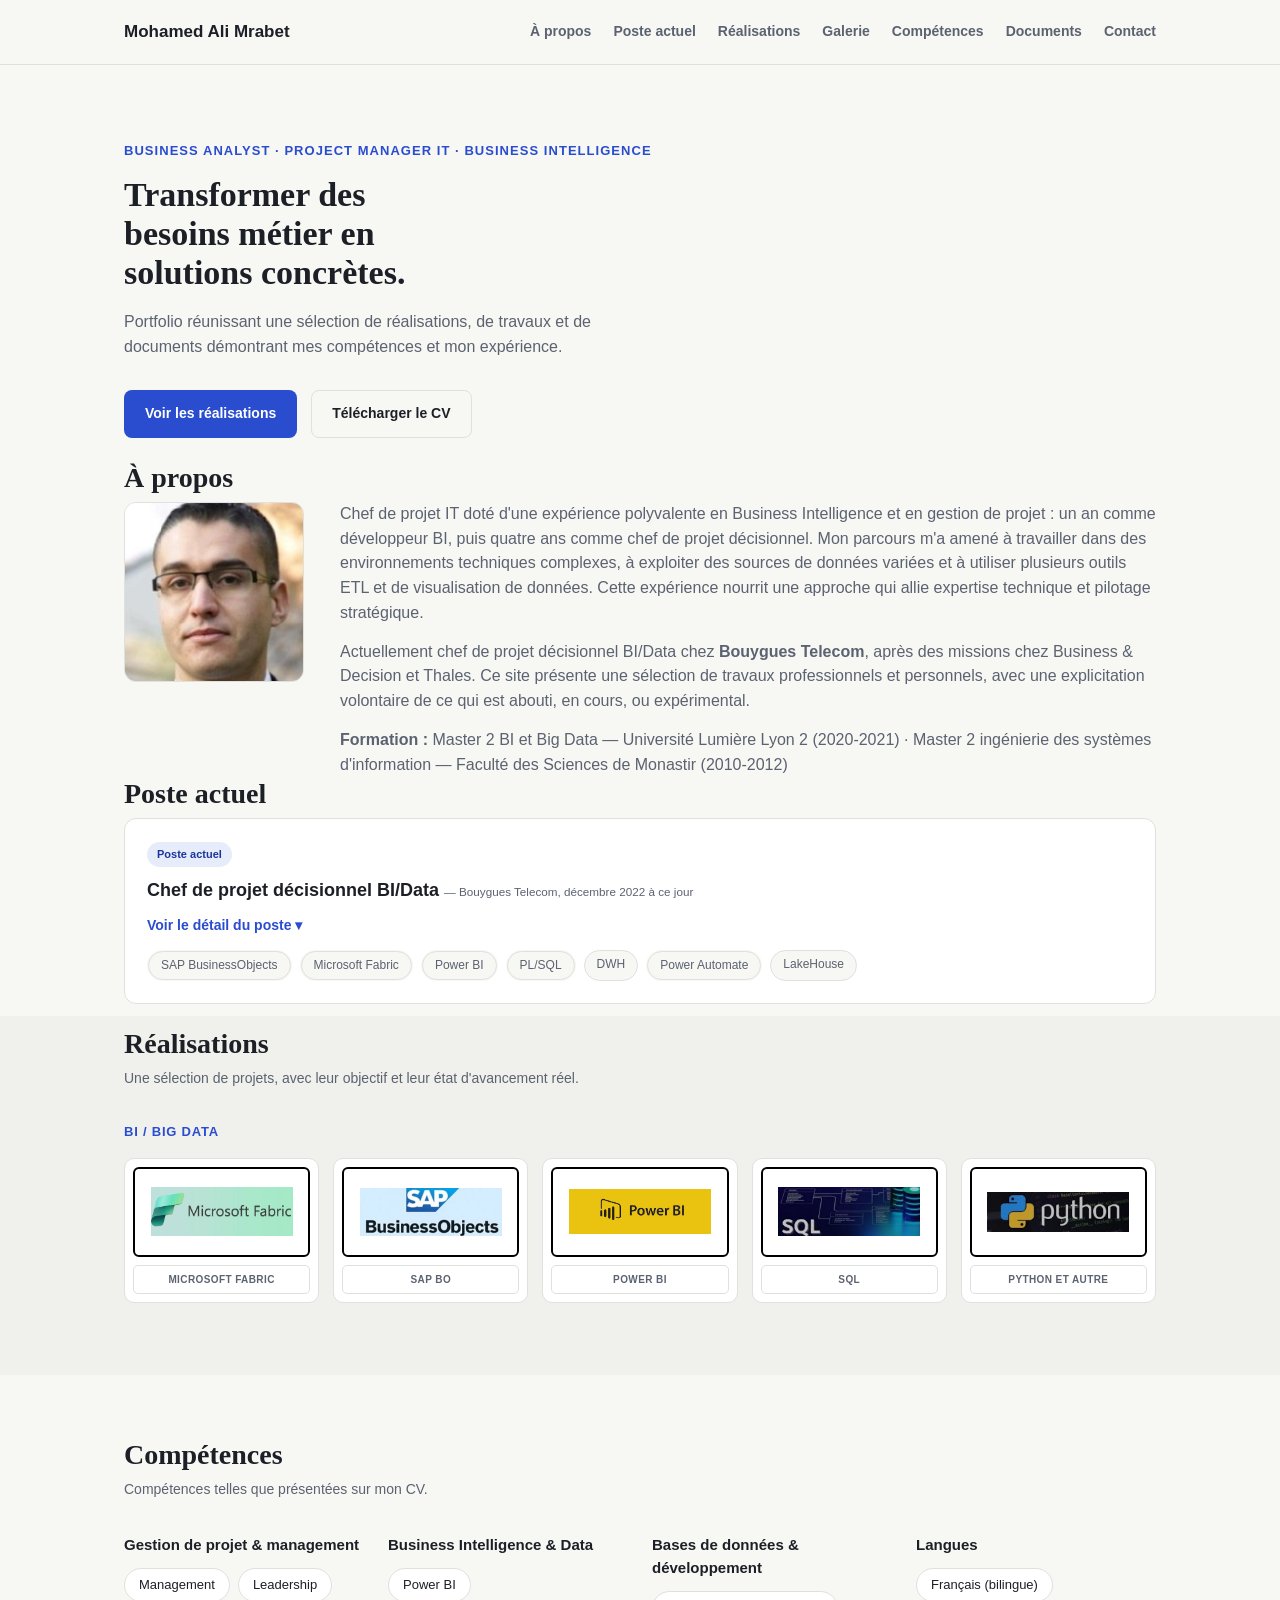
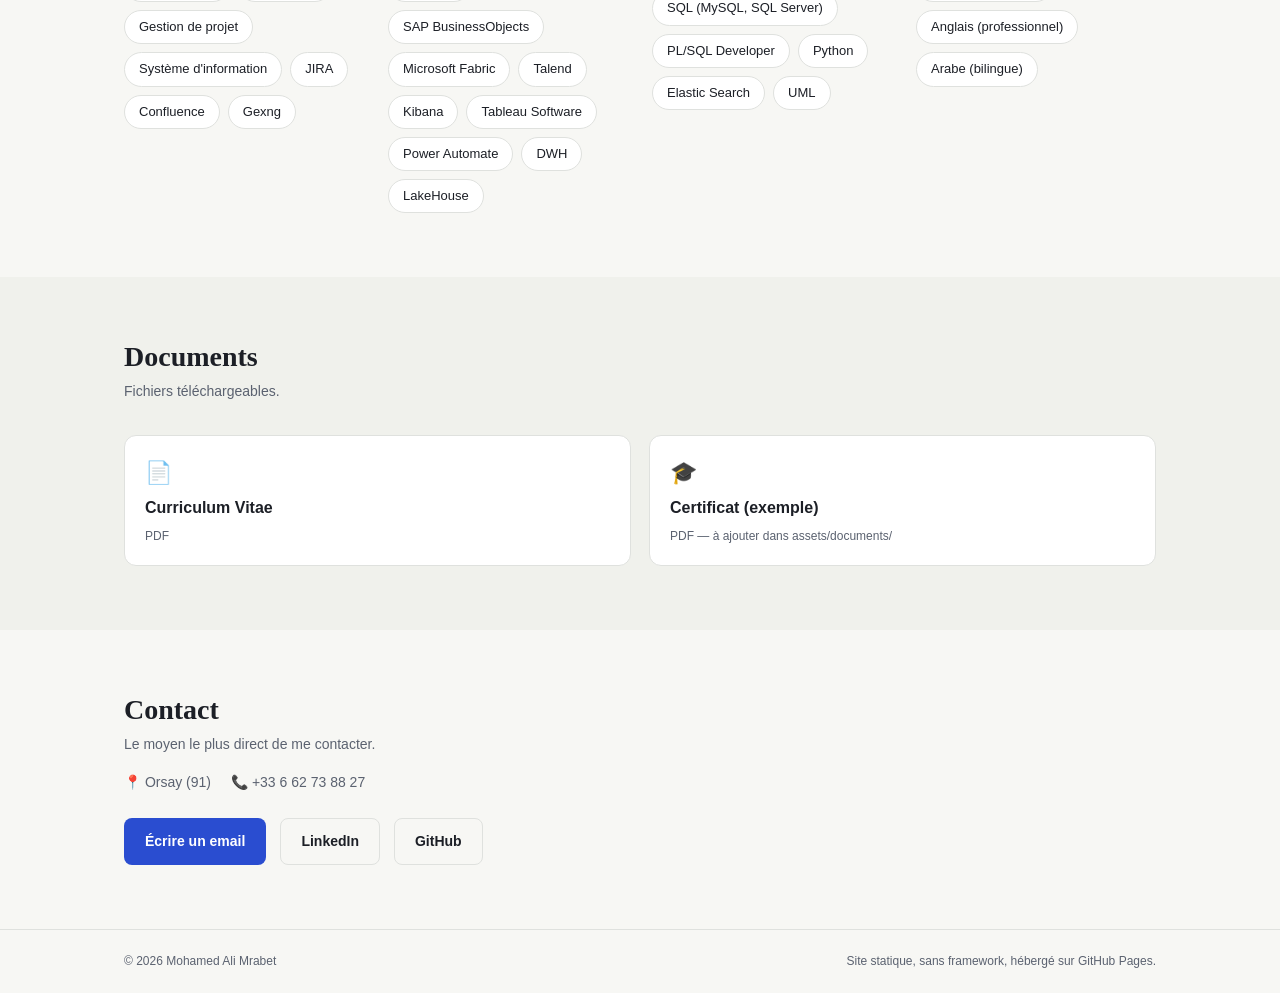
<file: index.html>
<!doctype html>
<html lang="fr">
<head>
  <meta charset="utf-8">
  <meta name="viewport" content="width=device-width, initial-scale=1">
  <meta name="theme-color" content="#f7f7f4">
  <title>Mohamed Ali Mrabet — Portfolio</title>
  <meta name="description" content="Portfolio professionnel — réalisations, compétences et documents.">
  <link rel="stylesheet" href="assets/css/style.css">
</head>
<body>
  <header class="site-header">
    <div class="wrap">
      <a class="brand" href="#accueil">Mohamed Ali Mrabet</a>
      <button class="nav-toggle" id="nav-toggle" aria-expanded="false" aria-controls="primary-nav">
        <span></span><span></span><span></span>
        <span class="sr-only">Menu</span>
      </button>
      <nav class="primary-nav" id="primary-nav">
        <a href="#apropos">À propos</a>
        <a href="#poste-actuel">Poste actuel</a>
        <a href="#realisations">Réalisations</a>
        <a href="galerie.html">Galerie</a>
        <a href="#competences">Compétences</a>
        <a href="#documents">Documents</a>
        <a href="#contact">Contact</a>
      </nav>
    </div>
  </header>

  <main>
    <section id="accueil" class="hero">
      <div class="wrap">
        <p class="eyebrow">Business Analyst · Project Manager IT · Business Intelligence</p>
        <h1>Transformer des besoins métier en solutions concrètes.</h1>
        <p class="lead">
          Portfolio réunissant une sélection de réalisations, de travaux et de documents
          démontrant mes compétences et mon expérience.
        </p>
        <div class="cta-row">
          <a class="btn btn-primary" href="#realisations">Voir les réalisations</a>
          <a class="btn btn-ghost" href="#documents">Télécharger le CV</a>
        </div>
      </div>
    </section>

    <section id="apropos" class="section">
      <div class="wrap">
        <h2>À propos</h2>
        <div class="about-grid">
          <img class="about-photo" src="assets/img/portrait.png" alt="Portrait de Mohamed Ali Mrabet" loading="lazy">
          <div class="about-text">
            <p>
              Chef de projet IT doté d'une expérience polyvalente en Business Intelligence et en
              gestion de projet : un an comme développeur BI, puis quatre ans comme chef de projet
              décisionnel. Mon parcours m'a amené à travailler dans des environnements techniques
              complexes, à exploiter des sources de données variées et à utiliser plusieurs outils
              ETL et de visualisation de données. Cette expérience nourrit une approche qui allie
              expertise technique et pilotage stratégique.
            </p>
            <p>
              Actuellement chef de projet décisionnel BI/Data chez <strong>Bouygues Telecom</strong>,
              après des missions chez Business &amp; Decision et Thales. Ce site présente une
              sélection de travaux professionnels et personnels, avec une explicitation volontaire
              de ce qui est abouti, en cours, ou expérimental.
            </p>
            <p class="formation-list">
              <strong>Formation :</strong> Master 2 BI et Big Data — Université Lumière Lyon 2 (2020-2021) ·
              Master 2 ingénierie des systèmes d'information — Faculté des Sciences de Monastir (2010-2012)
            </p>
          </div>
        </div>
      </div>
    </section>

    <section id="poste-actuel" class="section">
      <div class="wrap">
        <h2>Poste actuel</h2>
        <div class="card-grid">
          <article class="card">
            <span class="tag tag-progress">Poste actuel</span>
            <h3>Chef de projet décisionnel BI/Data <small style="font-size:.65em; font-weight:400; color:var(--muted);">— Bouygues Telecom, décembre 2022 à ce jour</small></h3>
            <details class="card-details">
              <summary></summary>
              <h4>Aspect fonctionnel</h4>
              <ul>
                <li>Recueil et analyse des besoins métiers.</li>
                <li>Coordination entre les équipes métiers et les SI sources afin de cadrer les flux de données.</li>
                <li>Rédaction des user stories.</li>
                <li>Rédaction des spécifications fonctionnelles.</li>
                <li>Définition de l'architecture de mise à disposition (SAP BusinessObjects, Microsoft Fabric/Power BI).</li>
                <li>Planification et suivi des développements.</li>
                <li>Préparation des tests fonctionnels de conformité.</li>
              </ul>
              <h4>Aspect technique</h4>
              <ul>
                <li>Travail sur des architectures techniques complexes.</li>
                <li>Analyse de différentes sources de données : RabbitMQ, JSON, CSV, Excel, vues et vues matérialisées.</li>
                <li>Rédaction des spécifications techniques.</li>
                <li>Participation aux tests techniques (SQL).</li>
                <li>Mise en place de modèles sémantiques (modèles de données).</li>
                <li>Développement de rapports Power BI.</li>
                <li>Gestion des incidents SAP BO.</li>
                <li>Mise en place de pipelines Microsoft Fabric.</li>
                <li>Mise en place de flux Power Automate.</li>
              </ul>
              <p style="font-weight:700; margin:14px 0 6px;">Exemple d'architecture sur laquelle je travaille durant la mission :</p>
              <figure style="margin:0 0 14px; max-width:420px; background: var(--card); border: 1px solid var(--line); border-radius: 12px; overflow: hidden;">
                <img class="lightbox-trigger" src="assets/gallery/poste-actuel/architecture-technique-complexe.png" alt="Schéma d'architecture technique (environnements TestBed/Qualif/PréPROD/PROD)" loading="lazy" style="display:block; width:100%; height:auto;">
              </figure>
            </details>
            <ul class="tech-list">
              <li><a href="realisations/sap-bo.html">SAP BusinessObjects</a></li>
              <li><a href="realisations/microsoft-fabric.html">Microsoft Fabric</a></li>
              <li><a href="realisations/power-bi.html">Power BI</a></li>
              <li><a href="realisations/sql.html">PL/SQL</a></li>
              <li>DWH</li>
              <li><a href="realisations/microsoft-fabric.html#evolutions">Power Automate</a></li>
              <li>LakeHouse</li>
            </ul>
          </article>
        </div>
      </div>
    </section>

    <section id="realisations" class="section alt">
      <div class="wrap">
        <h2>Réalisations</h2>
        <p class="section-intro">Une sélection de projets, avec leur objectif et leur état d'avancement réel.</p>

        <h3 class="realisation-group-title">BI / Big Data</h3>
        <div class="tile-grid">
          <a class="tile" href="realisations/microsoft-fabric.html">
            <div class="tile-banner tile-banner-logo"><img src="assets/img/logos/microsoft-fabric.png" alt="Microsoft Fabric"></div>
            <span class="tile-button">Microsoft Fabric</span>
          </a>
          <a class="tile" href="realisations/sap-bo.html">
            <div class="tile-banner tile-banner-logo"><img src="assets/img/logos/sap-bo.png" alt="SAP BusinessObjects"></div>
            <span class="tile-button">SAP BO</span>
          </a>
          <a class="tile" href="realisations/power-bi.html">
            <div class="tile-banner tile-banner-logo"><img src="assets/img/logos/power-bi.png" alt="Power BI"></div>
            <span class="tile-button">Power BI</span>
          </a>
          <a class="tile" href="realisations/sql.html">
            <div class="tile-banner tile-banner-logo"><img src="assets/img/logos/sql.png" alt="SQL"></div>
            <span class="tile-button">SQL</span>
          </a>
          <a class="tile" href="realisations/python.html">
            <div class="tile-banner tile-banner-logo"><img src="assets/img/logos/python.png" alt="Python"></div>
            <span class="tile-button">Python et autre</span>
          </a>
        </div>

      </div>
    </section>

    <section id="competences" class="section">
      <div class="wrap">
        <h2>Compétences</h2>
        <p class="section-intro">Compétences telles que présentées sur mon CV.</p>
        <div class="skills-grid">
          <div class="skill-group">
            <h3>Gestion de projet &amp; management</h3>
            <ul class="tag-list">
              <li>Management</li>
              <li>Leadership</li>
              <li>Gestion de projet</li>
              <li>Système d'information</li>
              <li>JIRA</li>
              <li>Confluence</li>
              <li>Gexng</li>
            </ul>
          </div>
          <div class="skill-group">
            <h3>Business Intelligence &amp; Data</h3>
            <ul class="tag-list">
              <li>Power BI</li>
              <li>SAP BusinessObjects</li>
              <li>Microsoft Fabric</li>
              <li>Talend</li>
              <li>Kibana</li>
              <li>Tableau Software</li>
              <li>Power Automate</li>
              <li>DWH</li>
              <li>LakeHouse</li>
            </ul>
          </div>
          <div class="skill-group">
            <h3>Bases de données &amp; développement</h3>
            <ul class="tag-list">
              <li>SQL (MySQL, SQL Server)</li>
              <li>PL/SQL Developer</li>
              <li>Python</li>
              <li>Elastic Search</li>
              <li>UML</li>
            </ul>
          </div>
          <div class="skill-group">
            <h3>Langues</h3>
            <ul class="tag-list">
              <li>Français (bilingue)</li>
              <li>Anglais (professionnel)</li>
              <li>Arabe (bilingue)</li>
            </ul>
          </div>
        </div>
      </div>
    </section>

    <section id="documents" class="section alt">
      <div class="wrap">
        <h2>Documents</h2>
        <p class="section-intro">Fichiers téléchargeables.</p>
        <div class="doc-grid">
          <a class="doc-card" href="assets/documents/CV.pdf">
            <span class="doc-icon" aria-hidden="true">📄</span>
            <span class="doc-name">Curriculum Vitae</span>
            <span class="doc-hint">PDF</span>
          </a>
          <a class="doc-card" href="assets/documents/certificat-exemple.pdf">
            <span class="doc-icon" aria-hidden="true">🎓</span>
            <span class="doc-name">Certificat (exemple)</span>
            <span class="doc-hint">PDF — à ajouter dans assets/documents/</span>
          </a>
        </div>
      </div>
    </section>

    <section id="contact" class="section">
      <div class="wrap">
        <h2>Contact</h2>
        <p class="section-intro">Le moyen le plus direct de me contacter.</p>
        <p class="contact-info">
          <span>📍 Orsay (91)</span>
          <span>📞 <a href="tel:+33662738827">+33 6 62 73 88 27</a></span>
        </p>
        <div class="contact-row">
          <a class="btn btn-primary" href="mailto:mohamedalimrabet22@gmail.com">Écrire un email</a>
          <a class="btn btn-ghost" href="https://www.linkedin.com/in/mohamed-ali-mrabet-80aab9b4" target="_blank" rel="noopener">LinkedIn</a>
          <a class="btn btn-ghost" href="https://github.com/MOHAMEDALIMRABET" target="_blank" rel="noopener">GitHub</a>
        </div>
      </div>
    </section>
  </main>

  <div class="lightbox" id="lightbox" hidden>
    <button class="lightbox-close" id="lightbox-close" aria-label="Fermer">✕</button>
    <div class="lightbox-content" id="lightbox-content"></div>
  </div>

  <footer class="site-footer">
    <div class="wrap">
      <span>&copy; <span id="year"></span> Mohamed Ali Mrabet</span>
      <span>Site statique, sans framework, hébergé sur GitHub Pages.</span>
    </div>
  </footer>

  <script src="assets/js/main.js"></script>
  <script src="assets/js/lightbox.js"></script>
</body>
</html>
</file>
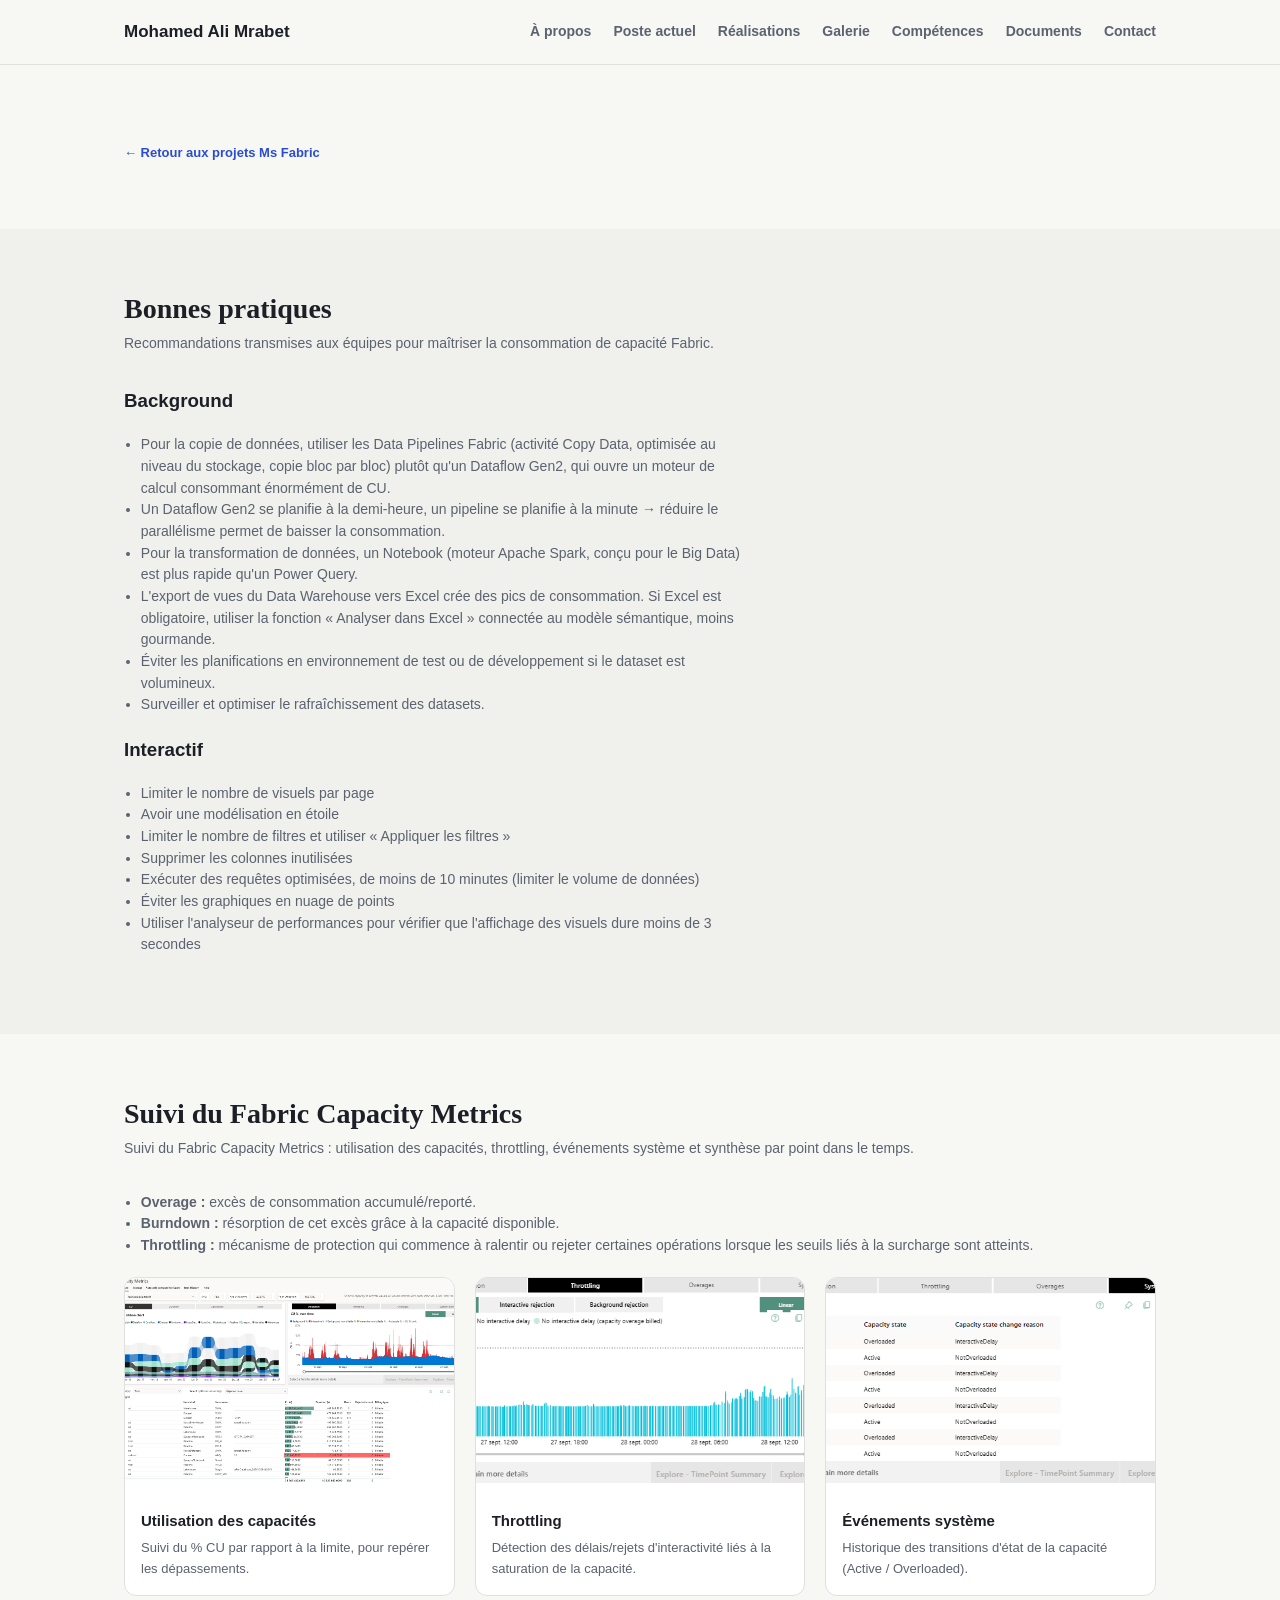
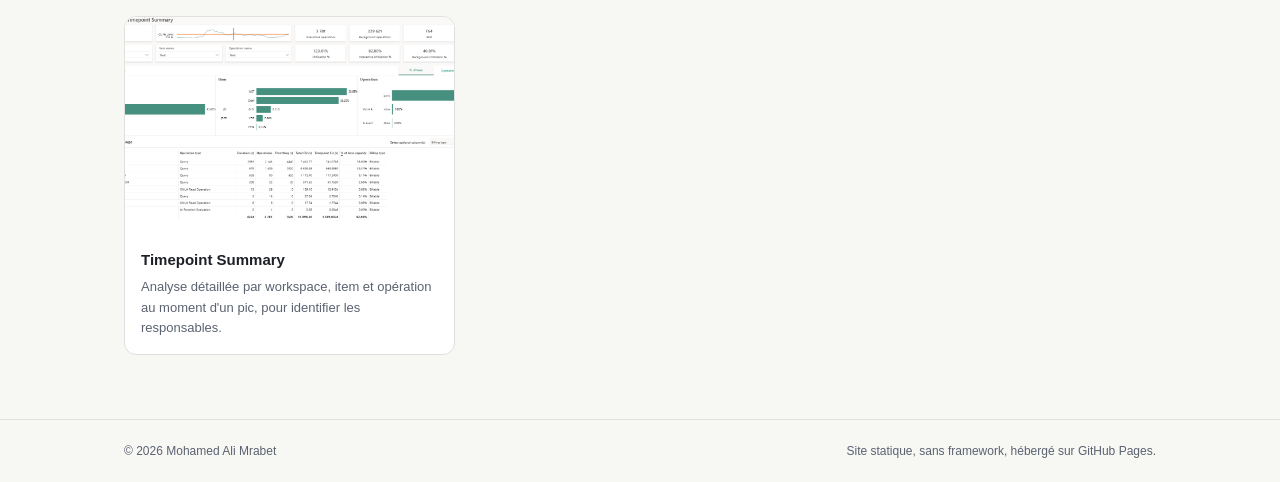
<file: realisations/fabric-pilotage.html>
<!doctype html>
<html lang="fr">
<head>
  <meta charset="utf-8">
  <meta name="viewport" content="width=device-width, initial-scale=1">
  <meta name="theme-color" content="#f7f7f4">
  <title>Pilotage et optimisation Microsoft Fabric — Mohamed Ali Mrabet</title>
  <meta name="description" content="Détail de la mission de pilotage et d'optimisation Microsoft Fabric chez Bouygues Telecom.">
  <link rel="stylesheet" href="../assets/css/style.css">
</head>
<body>
  <header class="site-header">
    <div class="wrap">
      <a class="brand" href="../index.html#accueil">Mohamed Ali Mrabet</a>
      <button class="nav-toggle" id="nav-toggle" aria-expanded="false" aria-controls="primary-nav">
        <span></span><span></span><span></span>
        <span class="sr-only">Menu</span>
      </button>
      <nav class="primary-nav" id="primary-nav">
        <a href="../index.html#apropos">À propos</a>
        <a href="../index.html#poste-actuel">Poste actuel</a>
        <a href="../index.html#realisations">Réalisations</a>
        <a href="../galerie.html">Galerie</a>
        <a href="../index.html#competences">Compétences</a>
        <a href="../index.html#documents">Documents</a>
        <a href="../index.html#contact">Contact</a>
      </nav>
    </div>
  </header>

  <main>
    <section class="section">
      <div class="wrap">
        <a class="card-link" href="microsoft-fabric.html">← Retour aux projets Ms Fabric</a>
      </div>
    </section>

    <section id="bonnes-pratiques" class="section alt">
      <div class="wrap">
        <h2>Bonnes pratiques</h2>
        <p class="section-intro">Recommandations transmises aux équipes pour maîtriser la consommation de capacité Fabric.</p>

        <div class="about-text" style="max-width:70ch;">
          <h3>Background</h3>
          <ul style="color:var(--muted); font-size:14px; padding-left:1.2em; margin:0 0 14px;">
            <li>
              Pour la copie de données, utiliser les Data Pipelines Fabric (activité Copy Data,
              optimisée au niveau du stockage, copie bloc par bloc) plutôt qu'un Dataflow Gen2, qui
              ouvre un moteur de calcul consommant énormément de CU.
            </li>
            <li>Un Dataflow Gen2 se planifie à la demi-heure, un pipeline se planifie à la minute → réduire le parallélisme permet de baisser la consommation.</li>
            <li>Pour la transformation de données, un Notebook (moteur Apache Spark, conçu pour le Big Data) est plus rapide qu'un Power Query.</li>
            <li>L'export de vues du Data Warehouse vers Excel crée des pics de consommation. Si Excel est obligatoire, utiliser la fonction « Analyser dans Excel » connectée au modèle sémantique, moins gourmande.</li>
            <li>Éviter les planifications en environnement de test ou de développement si le dataset est volumineux.</li>
            <li>Surveiller et optimiser le rafraîchissement des datasets.</li>
          </ul>

          <h3>Interactif</h3>
          <ul style="color:var(--muted); font-size:14px; padding-left:1.2em; margin:0 0 14px;">
            <li>Limiter le nombre de visuels par page</li>
            <li>Avoir une modélisation en étoile</li>
            <li>Limiter le nombre de filtres et utiliser « Appliquer les filtres »</li>
            <li>Supprimer les colonnes inutilisées</li>
            <li>Exécuter des requêtes optimisées, de moins de 10 minutes (limiter le volume de données)</li>
            <li>Éviter les graphiques en nuage de points</li>
            <li>Utiliser l'analyseur de performances pour vérifier que l'affichage des visuels dure moins de 3 secondes</li>
          </ul>
        </div>
      </div>
    </section>

    <section id="suivi-capacity-metrics" class="section">
      <div class="wrap">
        <h2>Suivi du Fabric Capacity Metrics</h2>
        <p class="section-intro">Suivi du Fabric Capacity Metrics : utilisation des capacités, throttling, événements système et synthèse par point dans le temps.</p>
        <ul style="color:var(--muted); font-size:14px; padding-left:1.2em; margin:0 0 20px;">
          <li><strong>Overage :</strong> excès de consommation accumulé/reporté.</li>
          <li><strong>Burndown :</strong> résorption de cet excès grâce à la capacité disponible.</li>
          <li><strong>Throttling :</strong> mécanisme de protection qui commence à ralentir ou rejeter certaines opérations lorsque les seuils liés à la surcharge sont atteints.</li>
        </ul>
        <div class="gallery-grid">
          <article class="gallery-card">
            <div class="gallery-media">
              <img class="lightbox-trigger" src="../assets/gallery/fabric-pilotage/capacity-metrics-utilization.png" alt="Fabric Capacity Metrics : utilisation des capacités (CU %) dans le temps" loading="lazy">
            </div>
            <div class="gallery-body">
              <h3>Utilisation des capacités</h3>
              <p>Suivi du % CU par rapport à la limite, pour repérer les dépassements.</p>
            </div>
          </article>
          <article class="gallery-card">
            <div class="gallery-media">
              <img class="lightbox-trigger" src="../assets/gallery/fabric-pilotage/capacity-metrics-throttling.png" alt="Fabric Capacity Metrics : délai d'interactivité (throttling)" loading="lazy">
            </div>
            <div class="gallery-body">
              <h3>Throttling</h3>
              <p>Détection des délais/rejets d'interactivité liés à la saturation de la capacité.</p>
            </div>
          </article>
          <article class="gallery-card">
            <div class="gallery-media">
              <img class="lightbox-trigger" src="../assets/gallery/fabric-pilotage/capacity-metrics-system-events.png" alt="Fabric Capacity Metrics : événements système (changements d'état de capacité)" loading="lazy">
            </div>
            <div class="gallery-body">
              <h3>Événements système</h3>
              <p>Historique des transitions d'état de la capacité (Active / Overloaded).</p>
            </div>
          </article>
          <article class="gallery-card">
            <div class="gallery-media">
              <img class="lightbox-trigger" src="../assets/gallery/fabric-pilotage/capacity-metrics-timepoint-summary.png" alt="Fabric Capacity Metrics : synthèse détaillée à un instant donné (Timepoint Summary)" loading="lazy">
            </div>
            <div class="gallery-body">
              <h3>Timepoint Summary</h3>
              <p>Analyse détaillée par workspace, item et opération au moment d'un pic, pour identifier les responsables.</p>
            </div>
          </article>
        </div>
      </div>
    </section>
  </main>

  <div class="lightbox" id="lightbox" hidden>
    <button class="lightbox-close" id="lightbox-close" aria-label="Fermer">✕</button>
    <div class="lightbox-content" id="lightbox-content"></div>
  </div>

  <footer class="site-footer">
    <div class="wrap">
      <span>&copy; <span id="year"></span> Mohamed Ali Mrabet</span>
      <span>Site statique, sans framework, hébergé sur GitHub Pages.</span>
    </div>
  </footer>

  <script src="../assets/js/main.js"></script>
  <script src="../assets/js/lightbox.js"></script>
</body>
</html>
</file>
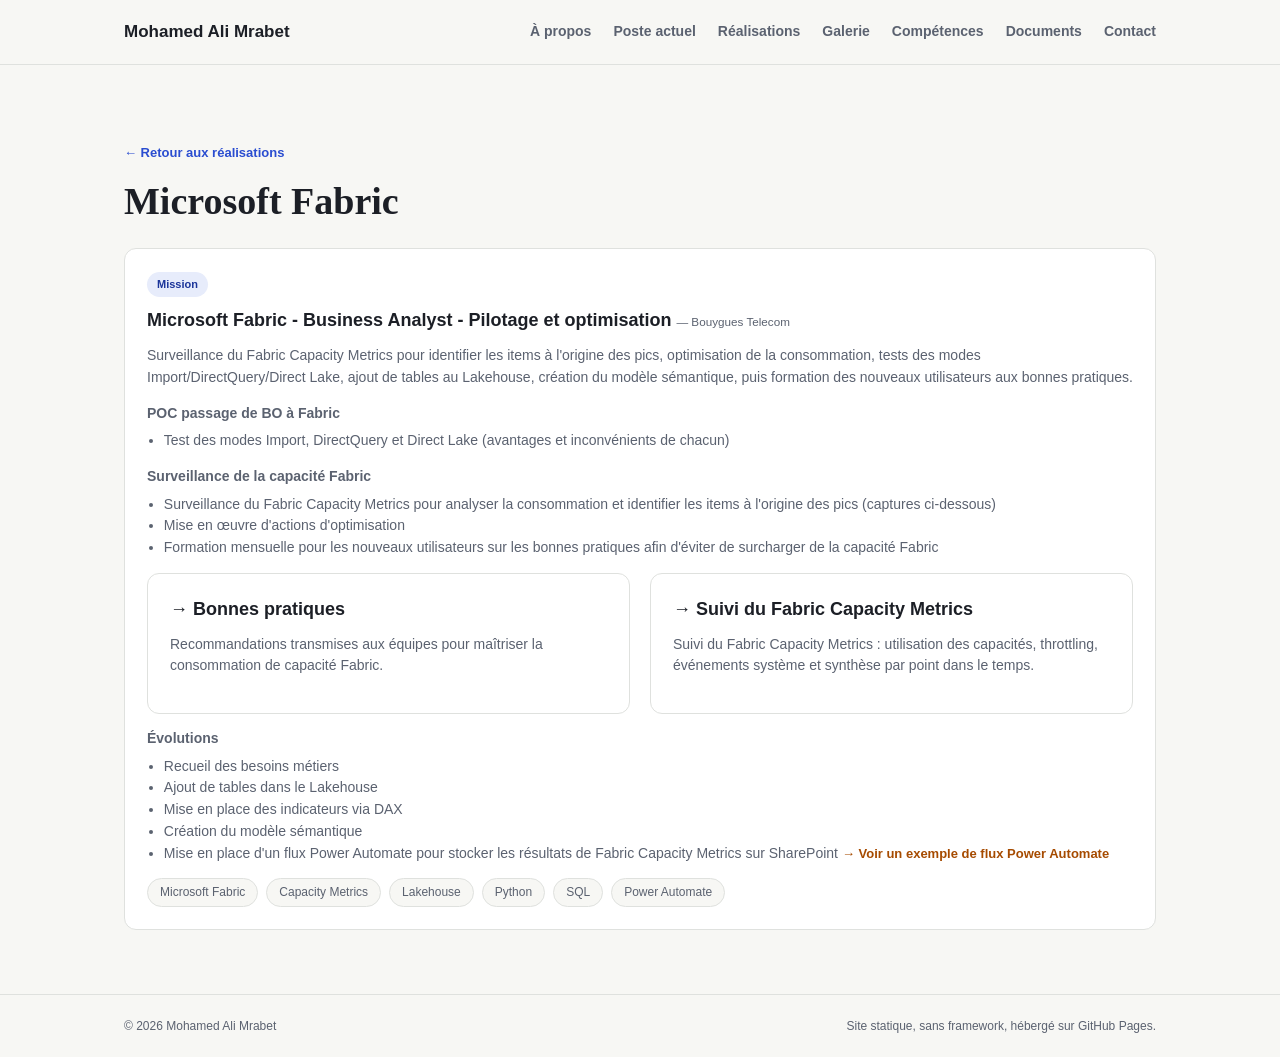
<file: realisations/microsoft-fabric.html>
<!doctype html>
<html lang="fr">
<head>
  <meta charset="utf-8">
  <meta name="viewport" content="width=device-width, initial-scale=1">
  <meta name="theme-color" content="#f7f7f4">
  <title>Microsoft Fabric — Mohamed Ali Mrabet</title>
  <meta name="description" content="Mission Microsoft Fabric : pilotage et optimisation, chez Bouygues Telecom.">
  <link rel="stylesheet" href="../assets/css/style.css">
</head>
<body>
  <header class="site-header">
    <div class="wrap">
      <a class="brand" href="../index.html#accueil">Mohamed Ali Mrabet</a>
      <button class="nav-toggle" id="nav-toggle" aria-expanded="false" aria-controls="primary-nav">
        <span></span><span></span><span></span>
        <span class="sr-only">Menu</span>
      </button>
      <nav class="primary-nav" id="primary-nav">
        <a href="../index.html#apropos">À propos</a>
        <a href="../index.html#poste-actuel">Poste actuel</a>
        <a href="../index.html#realisations">Réalisations</a>
        <a href="../galerie.html">Galerie</a>
        <a href="../index.html#competences">Compétences</a>
        <a href="../index.html#documents">Documents</a>
        <a href="../index.html#contact">Contact</a>
      </nav>
    </div>
  </header>

  <main>
    <section class="section">
      <div class="wrap">
        <a class="card-link" href="../index.html#realisations">← Retour aux réalisations</a>
        <h1 style="font:600 clamp(26px,4vw,38px)/1.2 Georgia, 'Times New Roman', serif; margin:14px 0 24px;">
          Microsoft Fabric
        </h1>

        <div class="card-grid" style="margin-top:24px;">
          <article class="card" id="bi-fabric">
            <span class="tag tag-progress">Mission</span>
            <h3>Microsoft Fabric - Business Analyst - Pilotage et optimisation <small style="font-size:.65em; font-weight:400; color:var(--muted);">— Bouygues Telecom</small></h3>
            <p>
              Surveillance du Fabric Capacity Metrics pour identifier les items à l'origine des
              pics, optimisation de la consommation, tests des modes Import/DirectQuery/Direct
              Lake, ajout de tables au Lakehouse, création du modèle sémantique, puis formation des
              nouveaux utilisateurs aux bonnes pratiques.
            </p>
            <p style="font-weight:700; margin:0 0 6px;">POC passage de BO à Fabric</p>
            <ul style="color:var(--muted); font-size:14px; padding-left:1.2em; margin:0 0 14px;">
              <li>Test des modes Import, DirectQuery et Direct Lake (avantages et inconvénients de chacun)</li>
            </ul>
            <p style="font-weight:700; margin:0 0 6px;">Surveillance de la capacité Fabric</p>
            <ul style="color:var(--muted); font-size:14px; padding-left:1.2em; margin:0 0 14px;">
              <li>Surveillance du Fabric Capacity Metrics pour analyser la consommation et identifier les items à l'origine des pics (captures ci-dessous)</li>
              <li>Mise en œuvre d'actions d'optimisation</li>
              <li>Formation mensuelle pour les nouveaux utilisateurs sur les bonnes pratiques afin d'éviter de surcharger de la capacité Fabric</li>
            </ul>

            <div class="card-grid" style="margin:0 0 14px;">
              <a class="card card-clickable" href="fabric-pilotage.html#bonnes-pratiques">
                <h3 style="margin-top:0;">→ Bonnes pratiques</h3>
                <p>Recommandations transmises aux équipes pour maîtriser la consommation de capacité Fabric.</p>
              </a>
              <a class="card card-clickable" href="fabric-pilotage.html#suivi-capacity-metrics">
                <h3 style="margin-top:0;">→ Suivi du Fabric Capacity Metrics</h3>
                <p>Suivi du Fabric Capacity Metrics : utilisation des capacités, throttling, événements système et synthèse par point dans le temps.</p>
              </a>
            </div>

            <p id="evolutions" style="font-weight:700; margin:0 0 6px; scroll-margin-top:100px;">Évolutions</p>
            <ul style="color:var(--muted); font-size:14px; padding-left:1.2em; margin:0 0 14px;">
              <li>Recueil des besoins métiers</li>
              <li>Ajout de tables dans le Lakehouse</li>
              <li>Mise en place des indicateurs via DAX</li>
              <li>Création du modèle sémantique</li>
              <li>
                Mise en place d'un flux Power Automate pour stocker les résultats de Fabric Capacity Metrics sur SharePoint
                <a class="card-link" style="margin-top:0; color:#a64b00;" href="../assets/gallery/fabric-pilotage/Flux%20Power%20Automate.png" target="_blank" rel="noopener" aria-label="Voir un exemple de flux Power Automate (ouvre dans un nouvel onglet)">→ Voir un exemple de flux Power Automate</a>
              </li>
            </ul>
            <ul class="tech-list">
              <li>Microsoft Fabric</li>
              <li>Capacity Metrics</li>
              <li>Lakehouse</li>
              <li>Python</li>
              <li>SQL</li>
              <li>Power Automate</li>
            </ul>
          </article>
        </div>
      </div>
    </section>
  </main>

  <footer class="site-footer">
    <div class="wrap">
      <span>&copy; <span id="year"></span> Mohamed Ali Mrabet</span>
      <span>Site statique, sans framework, hébergé sur GitHub Pages.</span>
    </div>
  </footer>

  <script src="../assets/js/main.js"></script>
</body>
</html>
</file>
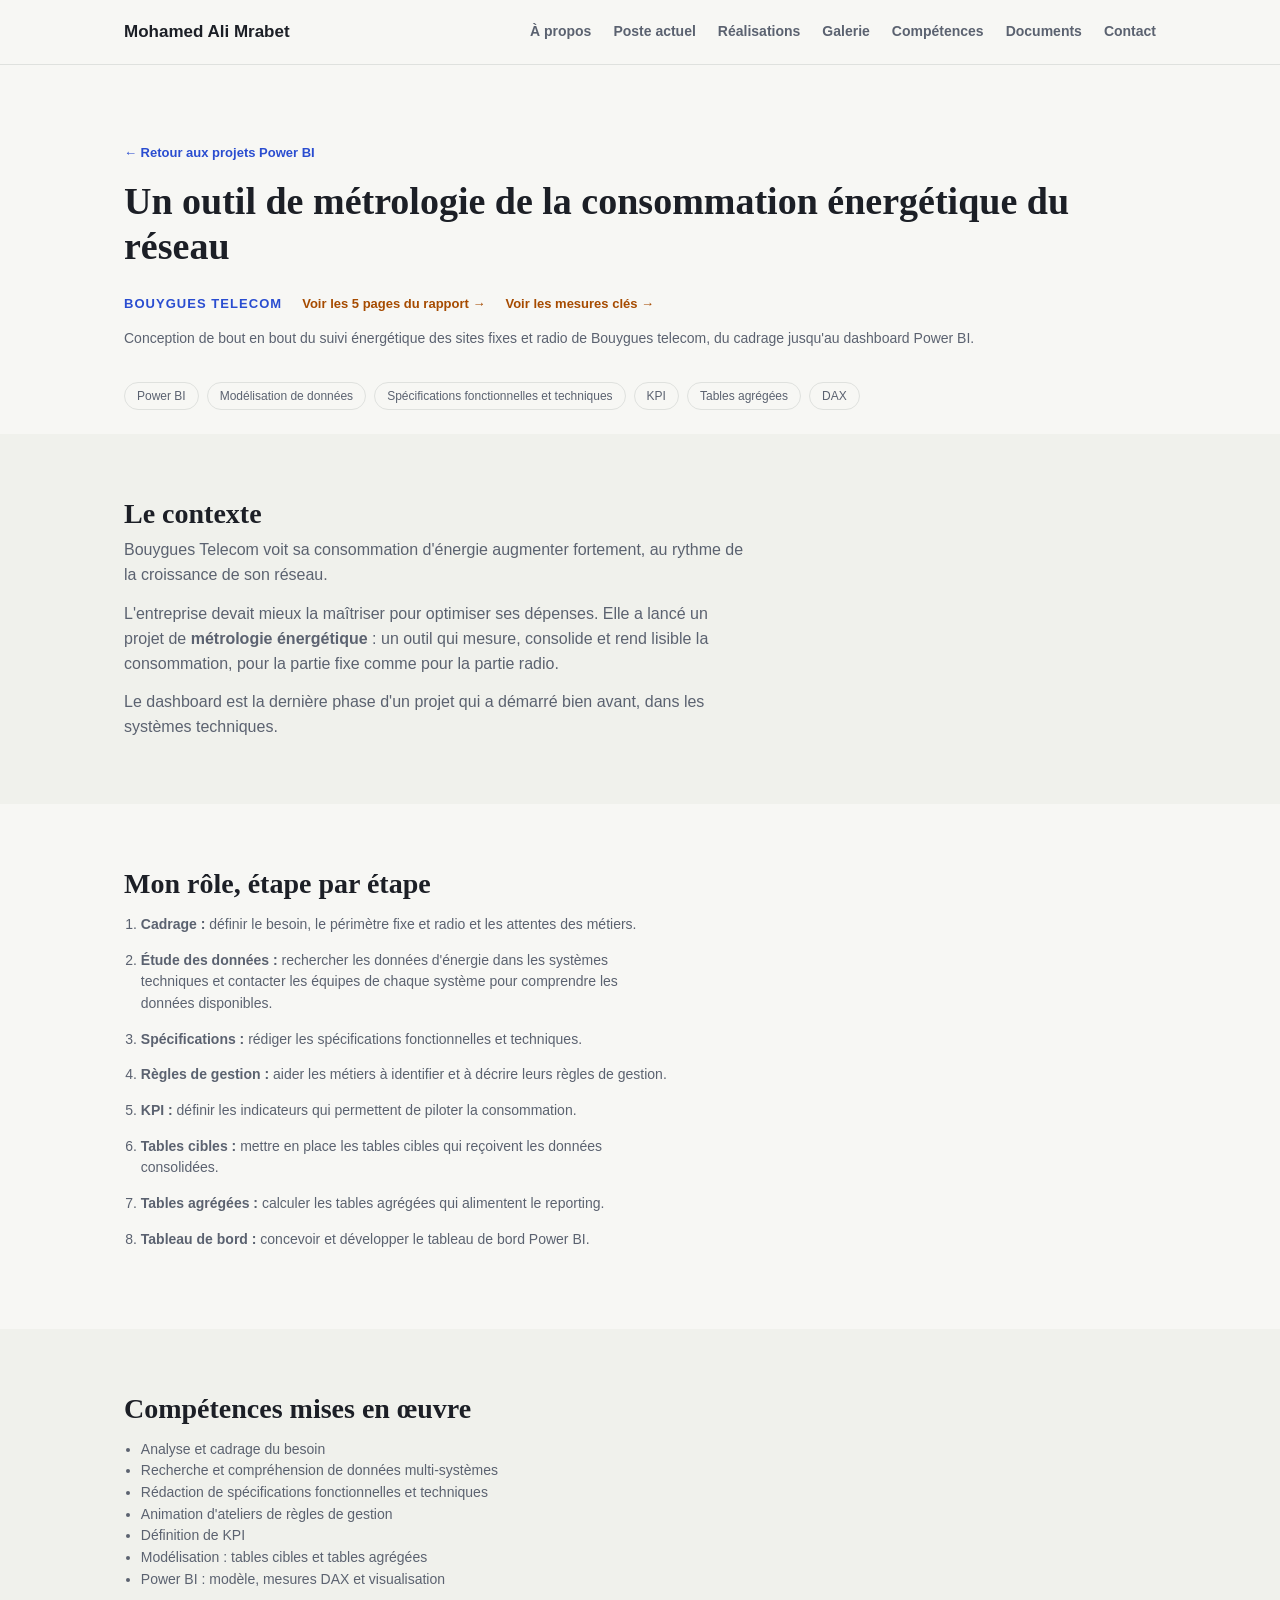
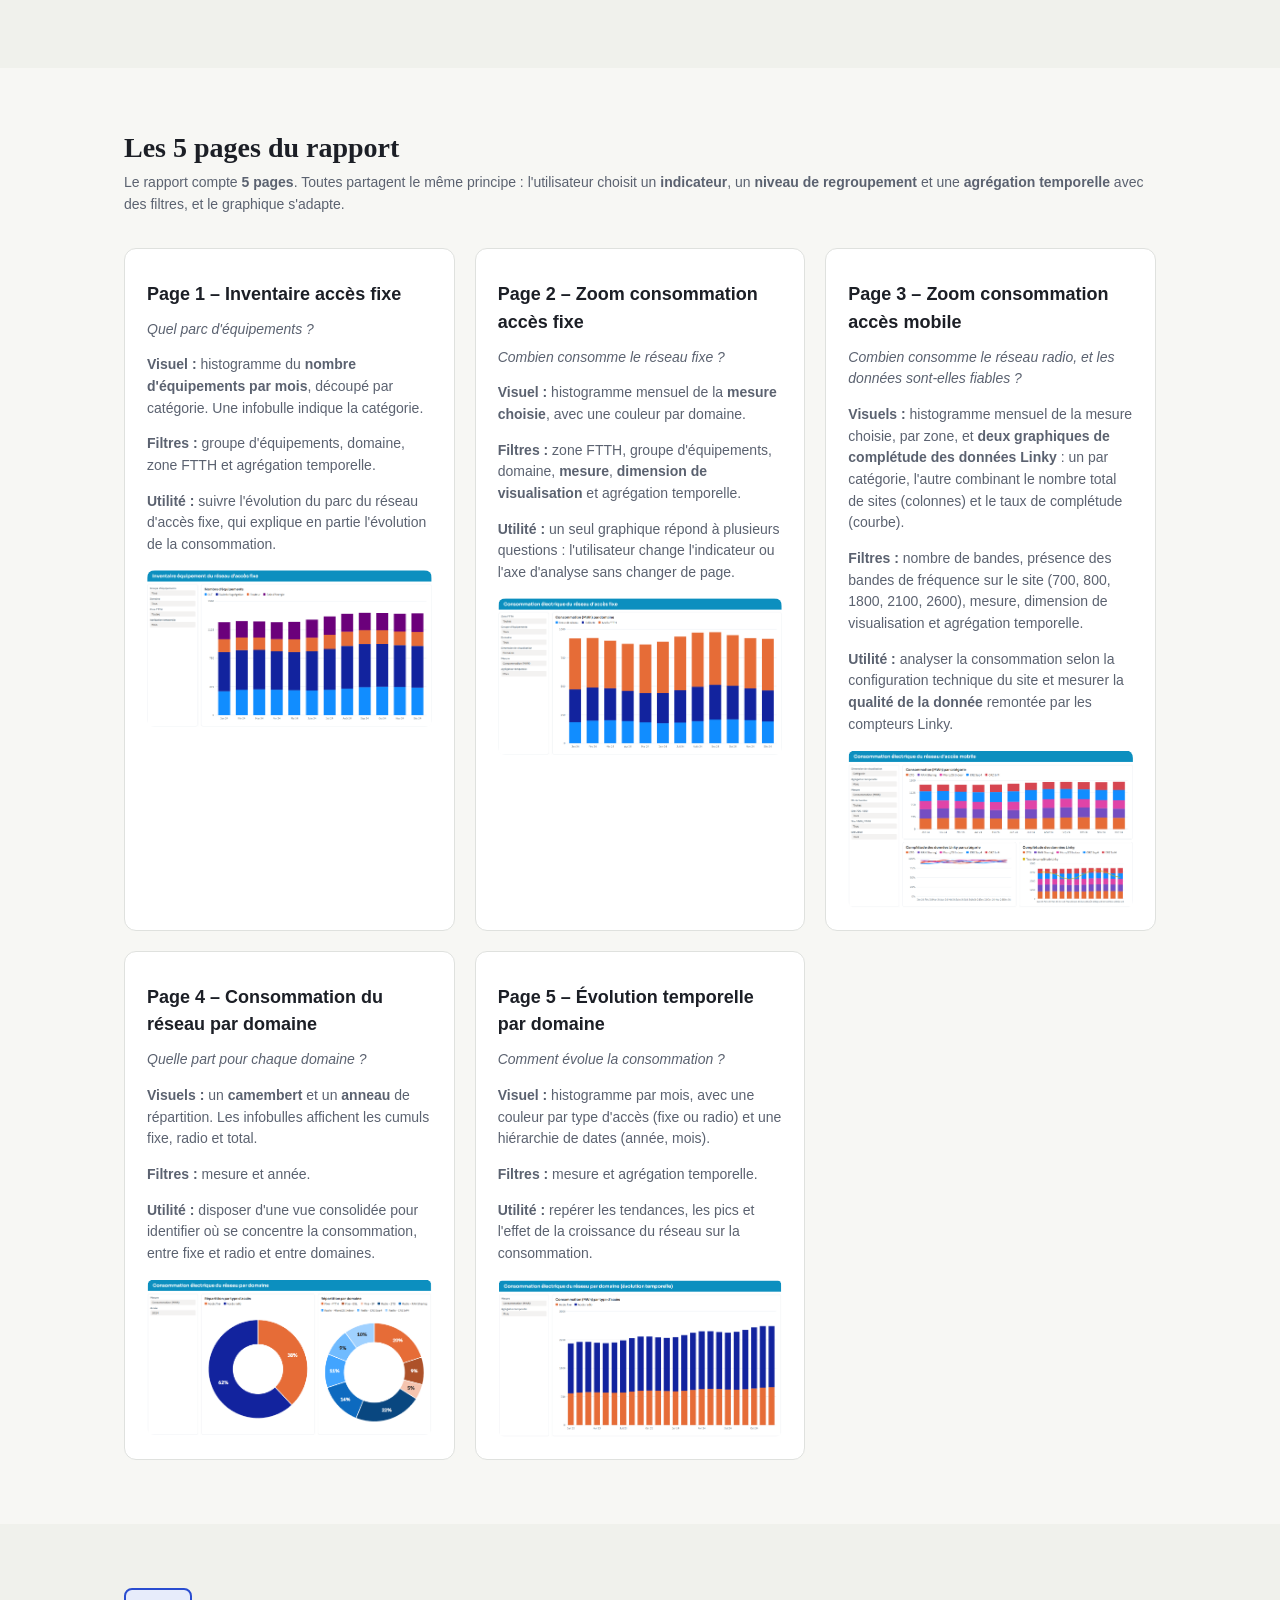
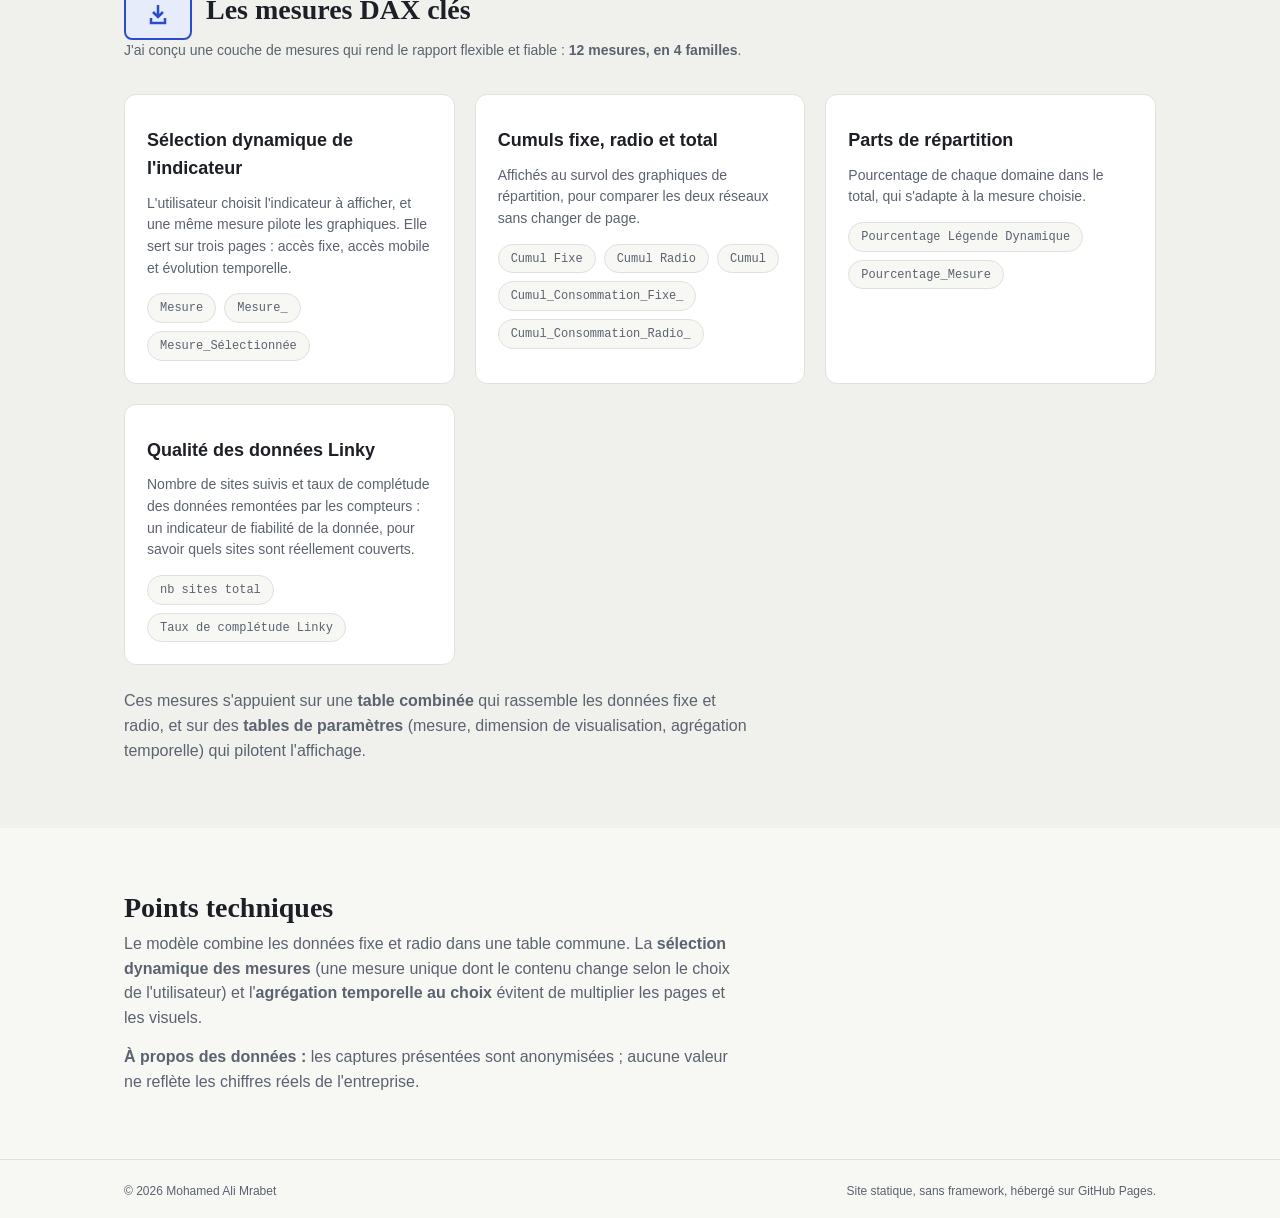
<file: realisations/power-bi-consommation-energetique.html>
<!doctype html>
<html lang="fr">
<head>
  <meta charset="utf-8">
  <meta name="viewport" content="width=device-width, initial-scale=1">
  <meta name="theme-color" content="#f7f7f4">
  <title>Métrologie énergétique — Mohamed Ali Mrabet</title>
  <meta name="description" content="Conception du suivi de la consommation énergétique des sites fixes et radio de Bouygues Telecom, du cadrage au dashboard Power BI.">
  <link rel="stylesheet" href="../assets/css/style.css">
</head>
<body>
  <header class="site-header">
    <div class="wrap">
      <a class="brand" href="../index.html#accueil">Mohamed Ali Mrabet</a>
      <button class="nav-toggle" id="nav-toggle" aria-expanded="false" aria-controls="primary-nav">
        <span></span><span></span><span></span>
        <span class="sr-only">Menu</span>
      </button>
      <nav class="primary-nav" id="primary-nav">
        <a href="../index.html#apropos">À propos</a>
        <a href="../index.html#poste-actuel">Poste actuel</a>
        <a href="../index.html#realisations">Réalisations</a>
        <a href="../galerie.html">Galerie</a>
        <a href="../index.html#competences">Compétences</a>
        <a href="../index.html#documents">Documents</a>
        <a href="../index.html#contact">Contact</a>
      </nav>
    </div>
  </header>

  <main>
    <section class="section" style="padding-bottom:24px;">
      <div class="wrap">
        <a class="card-link" href="power-bi.html#bi-powerbi-consommation">← Retour aux projets Power BI</a>
        <h1 style="font:600 clamp(26px,4vw,38px)/1.2 Georgia, 'Times New Roman', serif; margin:14px 0 24px;">
          Un outil de métrologie de la consommation énergétique du réseau
        </h1>
        <div style="display:flex; align-items:center; gap:20px; flex-wrap:wrap; margin-bottom:14px;">
          <p class="eyebrow" style="margin:0;">Bouygues Telecom</p>
          <a class="card-link" style="margin-top:0; color:#a64b00;" href="#pages-du-rapport">Voir les 5 pages du rapport →</a>
          <a class="card-link" style="margin-top:0; color:#a64b00;" href="#mesures-dax-cles">Voir les mesures clés →</a>
        </div>
        <p class="section-intro">
          Conception de bout en bout du suivi énergétique des sites fixes et radio de
          Bouygues telecom, du cadrage jusqu'au dashboard Power BI.
        </p>
        <ul class="tech-list">
          <li>Power BI</li>
          <li>Modélisation de données</li>
          <li>Spécifications fonctionnelles et techniques</li>
          <li>KPI</li>
          <li>Tables agrégées</li>
          <li>DAX</li>
        </ul>
      </div>
    </section>

    <section class="section alt">
      <div class="wrap">
        <h2>Le contexte</h2>
        <div class="about-text" style="max-width:70ch;">
          <p>
            Bouygues Telecom voit sa consommation d'énergie augmenter fortement, au rythme
            de la croissance de son réseau.
          </p>
          <p>
            L'entreprise devait mieux la maîtriser pour optimiser ses dépenses. Elle a lancé
            un projet de <strong>métrologie énergétique</strong> : un outil qui mesure, consolide
            et rend lisible la consommation, pour la partie fixe comme pour la partie radio.
          </p>
          <p>
            Le dashboard est la dernière phase d'un projet qui a démarré bien avant, dans les
            systèmes techniques.
          </p>
        </div>
      </div>
    </section>

    <section class="section">
      <div class="wrap">
        <h2>Mon rôle, étape par étape</h2>
        <ol style="color:var(--muted); font-size:14px; padding-left:1.2em; max-width:70ch;">
          <li>
            <p><strong>Cadrage :</strong> définir le besoin, le périmètre fixe et radio et les attentes des métiers.</p>
          </li>
          <li>
            <p><strong>Étude des données :</strong> rechercher les données d'énergie dans les systèmes techniques et contacter les équipes de chaque système pour comprendre les données disponibles.</p>
          </li>
          <li>
            <p><strong>Spécifications :</strong> rédiger les spécifications fonctionnelles et techniques.</p>
          </li>
          <li>
            <p><strong>Règles de gestion :</strong> aider les métiers à identifier et à décrire leurs règles de gestion.</p>
          </li>
          <li>
            <p><strong>KPI :</strong> définir les indicateurs qui permettent de piloter la consommation.</p>
          </li>
          <li>
            <p><strong>Tables cibles :</strong> mettre en place les tables cibles qui reçoivent les données consolidées.</p>
          </li>
          <li>
            <p><strong>Tables agrégées :</strong> calculer les tables agrégées qui alimentent le reporting.</p>
          </li>
          <li>
            <p><strong>Tableau de bord :</strong> concevoir et développer le tableau de bord Power BI.</p>
          </li>
        </ol>
      </div>
    </section>

    <section class="section alt">
      <div class="wrap">
        <h2>Compétences mises en œuvre</h2>
        <ul style="color:var(--muted); font-size:14px; padding-left:1.2em; max-width:70ch;">
          <li>Analyse et cadrage du besoin</li>
          <li>Recherche et compréhension de données multi-systèmes</li>
          <li>Rédaction de spécifications fonctionnelles et techniques</li>
          <li>Animation d'ateliers de règles de gestion</li>
          <li>Définition de KPI</li>
          <li>Modélisation : tables cibles et tables agrégées</li>
          <li>Power BI : modèle, mesures DAX et visualisation</li>
        </ul>
      </div>
    </section>
    <section class="section" id="pages-du-rapport" style="scroll-margin-top:100px;">
      <div class="wrap">
        <h2>Les 5 pages du rapport</h2>
        <p class="section-intro">
          Le rapport compte <strong>5 pages</strong>. Toutes partagent le même principe :
          l'utilisateur choisit un <strong>indicateur</strong>, un <strong>niveau de regroupement</strong>
          et une <strong>agrégation temporelle</strong> avec des filtres, et le graphique s'adapte.
        </p>
        <div class="card-grid">
          <article class="card">
            <h3>Page 1 – Inventaire accès fixe</h3>
            <p><em>Quel parc d'équipements ?</em></p>
            <p><strong>Visuel :</strong> histogramme du <strong>nombre d'équipements par mois</strong>, découpé par catégorie. Une infobulle indique la catégorie.</p>
            <p><strong>Filtres :</strong> groupe d'équipements, domaine, zone FTTH et agrégation temporelle.</p>
            <p><strong>Utilité :</strong> suivre l'évolution du parc du réseau d'accès fixe, qui explique en partie l'évolution de la consommation.</p>
            <figure style="margin:0;">
              <img class="lightbox-trigger" src="../assets/gallery/power-bi/page-1-inventaire-fixe.png" alt="Page 1 : inventaire des équipements du réseau d'accès fixe" loading="lazy" style="display:block; width:100%; height:auto; border-radius:8px;">
            </figure>
          </article>
          <article class="card">
            <h3>Page 2 – Zoom consommation accès fixe</h3>
            <p><em>Combien consomme le réseau fixe ?</em></p>
            <p><strong>Visuel :</strong> histogramme mensuel de la <strong>mesure choisie</strong>, avec une couleur par domaine.</p>
            <p><strong>Filtres :</strong> zone FTTH, groupe d'équipements, domaine, <strong>mesure</strong>, <strong>dimension de visualisation</strong> et agrégation temporelle.</p>
            <p><strong>Utilité :</strong> un seul graphique répond à plusieurs questions : l'utilisateur change l'indicateur ou l'axe d'analyse sans changer de page.</p>
            <figure style="margin:0;">
              <img class="lightbox-trigger" src="../assets/gallery/power-bi/page-2-consommation-fixe.png" alt="Page 2 : suivi de la consommation du réseau d'accès fixe" loading="lazy" style="display:block; width:100%; height:auto; border-radius:8px;">
            </figure>
          </article>
          <article class="card">
            <h3>Page 3 – Zoom consommation accès mobile</h3>
            <p><em>Combien consomme le réseau radio, et les données sont-elles fiables ?</em></p>
            <p><strong>Visuels :</strong> histogramme mensuel de la mesure choisie, par zone, et <strong>deux graphiques de complétude des données Linky</strong> : un par catégorie, l'autre combinant le nombre total de sites (colonnes) et le taux de complétude (courbe).</p>
            <p><strong>Filtres :</strong> nombre de bandes, présence des bandes de fréquence sur le site (700, 800, 1800, 2100, 2600), mesure, dimension de visualisation et agrégation temporelle.</p>
            <p><strong>Utilité :</strong> analyser la consommation selon la configuration technique du site et mesurer la <strong>qualité de la donnée</strong> remontée par les compteurs Linky.</p>
            <figure style="margin:0;">
              <img class="lightbox-trigger" src="../assets/gallery/power-bi/page-3-consommation-mobile.png" alt="Page 3 : consommation du réseau radio et complétude des données Linky" loading="lazy" style="display:block; width:100%; height:auto; border-radius:8px;">
            </figure>
          </article>
          <article class="card">
            <h3>Page 4 – Consommation du réseau par domaine</h3>
            <p><em>Quelle part pour chaque domaine ?</em></p>
            <p><strong>Visuels :</strong> un <strong>camembert</strong> et un <strong>anneau</strong> de répartition. Les infobulles affichent les cumuls fixe, radio et total.</p>
            <p><strong>Filtres :</strong> mesure et année.</p>
            <p><strong>Utilité :</strong> disposer d'une vue consolidée pour identifier où se concentre la consommation, entre fixe et radio et entre domaines.</p>
            <figure style="margin:0;">
              <img class="lightbox-trigger" src="../assets/gallery/power-bi/page-4-repartition-domaines.png" alt="Page 4 : répartition de la consommation énergétique par domaine" loading="lazy" style="display:block; width:100%; height:auto; border-radius:8px;">
            </figure>
          </article>
          <article class="card">
            <h3>Page 5 – Évolution temporelle par domaine</h3>
            <p><em>Comment évolue la consommation ?</em></p>
            <p><strong>Visuel :</strong> histogramme par mois, avec une couleur par type d'accès (fixe ou radio) et une hiérarchie de dates (année, mois).</p>
            <p><strong>Filtres :</strong> mesure et agrégation temporelle.</p>
            <p><strong>Utilité :</strong> repérer les tendances, les pics et l'effet de la croissance du réseau sur la consommation.</p>
            <figure style="margin:0;">
              <img class="lightbox-trigger" src="../assets/gallery/power-bi/page-5-evolution-temporelle.png" alt="Page 5 : évolution temporelle de la consommation énergétique par domaine" loading="lazy" style="display:block; width:100%; height:auto; border-radius:8px;">
            </figure>
          </article>
        </div>
      </div>
    </section>

    <section class="section alt" id="mesures-dax-cles" style="scroll-margin-top:100px;">
      <div class="wrap">
        <div style="display:flex; align-items:center; gap:14px; flex-wrap:wrap;">
          <a class="btn btn-ghost" style="color:var(--accent); border:2px solid var(--accent); background:var(--accent-soft);" href="../assets/documents/mesures-dax-consommation-energetique.md" download aria-label="Télécharger les mesures clés et le code DAX (Markdown)" title="Télécharger les mesures clés et le code DAX">
            <svg width="24" height="24" viewBox="0 0 24 24" fill="none" stroke="currentColor" stroke-width="2.5" aria-hidden="true" focusable="false" style="display:block;">
              <path d="M12 3v12m-5-5 5 5 5-5M5 16v5h14v-5"></path>
            </svg>
          </a>
          <h2>Les mesures DAX clés</h2>
        </div>
        <p class="section-intro">
          J'ai conçu une couche de mesures qui rend le rapport flexible et fiable :
          <strong>12 mesures, en 4 familles</strong>.
        </p>
        <div class="card-grid">
          <article class="card">
            <h3>Sélection dynamique de l'indicateur</h3>
            <p>
              L'utilisateur choisit l'indicateur à afficher, et une même mesure pilote les
              graphiques. Elle sert sur trois pages : accès fixe, accès mobile et évolution temporelle.
            </p>
            <ul class="tech-list">
              <li><code>Mesure</code></li>
              <li><code>Mesure_</code></li>
              <li><code>Mesure_Sélectionnée</code></li>
            </ul>
          </article>
          <article class="card">
            <h3>Cumuls fixe, radio et total</h3>
            <p>
              Affichés au survol des graphiques de répartition, pour comparer les deux réseaux
              sans changer de page.
            </p>
            <ul class="tech-list">
              <li><code>Cumul Fixe</code></li>
              <li><code>Cumul Radio</code></li>
              <li><code>Cumul</code></li>
              <li><code>Cumul_Consommation_Fixe_</code></li>
              <li><code>Cumul_Consommation_Radio_</code></li>
            </ul>
          </article>
          <article class="card">
            <h3>Parts de répartition</h3>
            <p>Pourcentage de chaque domaine dans le total, qui s'adapte à la mesure choisie.</p>
            <ul class="tech-list">
              <li><code>Pourcentage Légende Dynamique</code></li>
              <li><code>Pourcentage_Mesure</code></li>
            </ul>
          </article>
          <article class="card">
            <h3>Qualité des données Linky</h3>
            <p>
              Nombre de sites suivis et taux de complétude des données remontées par les
              compteurs : un indicateur de fiabilité de la donnée, pour savoir quels sites
              sont réellement couverts.
            </p>
            <ul class="tech-list">
              <li><code>nb sites total</code></li>
              <li><code>Taux de complétude Linky</code></li>
            </ul>
          </article>
        </div>
        <div class="about-text" style="max-width:70ch; margin-top:24px;">
          <p>
            Ces mesures s'appuient sur une <strong>table combinée</strong> qui rassemble les
            données fixe et radio, et sur des <strong>tables de paramètres</strong> (mesure,
            dimension de visualisation, agrégation temporelle) qui pilotent l'affichage.
          </p>
        </div>
      </div>
    </section>

    <section class="section">
      <div class="wrap">
        <h2>Points techniques</h2>
        <div class="about-text" style="max-width:70ch;">
          <p>
            Le modèle combine les données fixe et radio dans une table commune. La
            <strong>sélection dynamique des mesures</strong> (une mesure unique dont le contenu
            change selon le choix de l'utilisateur) et l'<strong>agrégation temporelle au choix</strong>
            évitent de multiplier les pages et les visuels.
          </p>
          <p>
            <strong>À propos des données :</strong> les captures présentées sont anonymisées ;
            aucune valeur ne reflète les chiffres réels de l'entreprise.
          </p>
        </div>
      </div>
    </section>
  </main>

  <footer class="site-footer">
    <div class="wrap">
      <span>&copy; <span id="year"></span> Mohamed Ali Mrabet</span>
      <span>Site statique, sans framework, hébergé sur GitHub Pages.</span>
    </div>
  </footer>

  <div class="lightbox" id="lightbox" hidden>
    <button class="lightbox-close" id="lightbox-close" aria-label="Fermer">✕</button>
    <div class="lightbox-content" id="lightbox-content"></div>
  </div>

  <script src="../assets/js/main.js"></script>
  <script src="../assets/js/lightbox.js"></script>
</body>
</html>
</file>
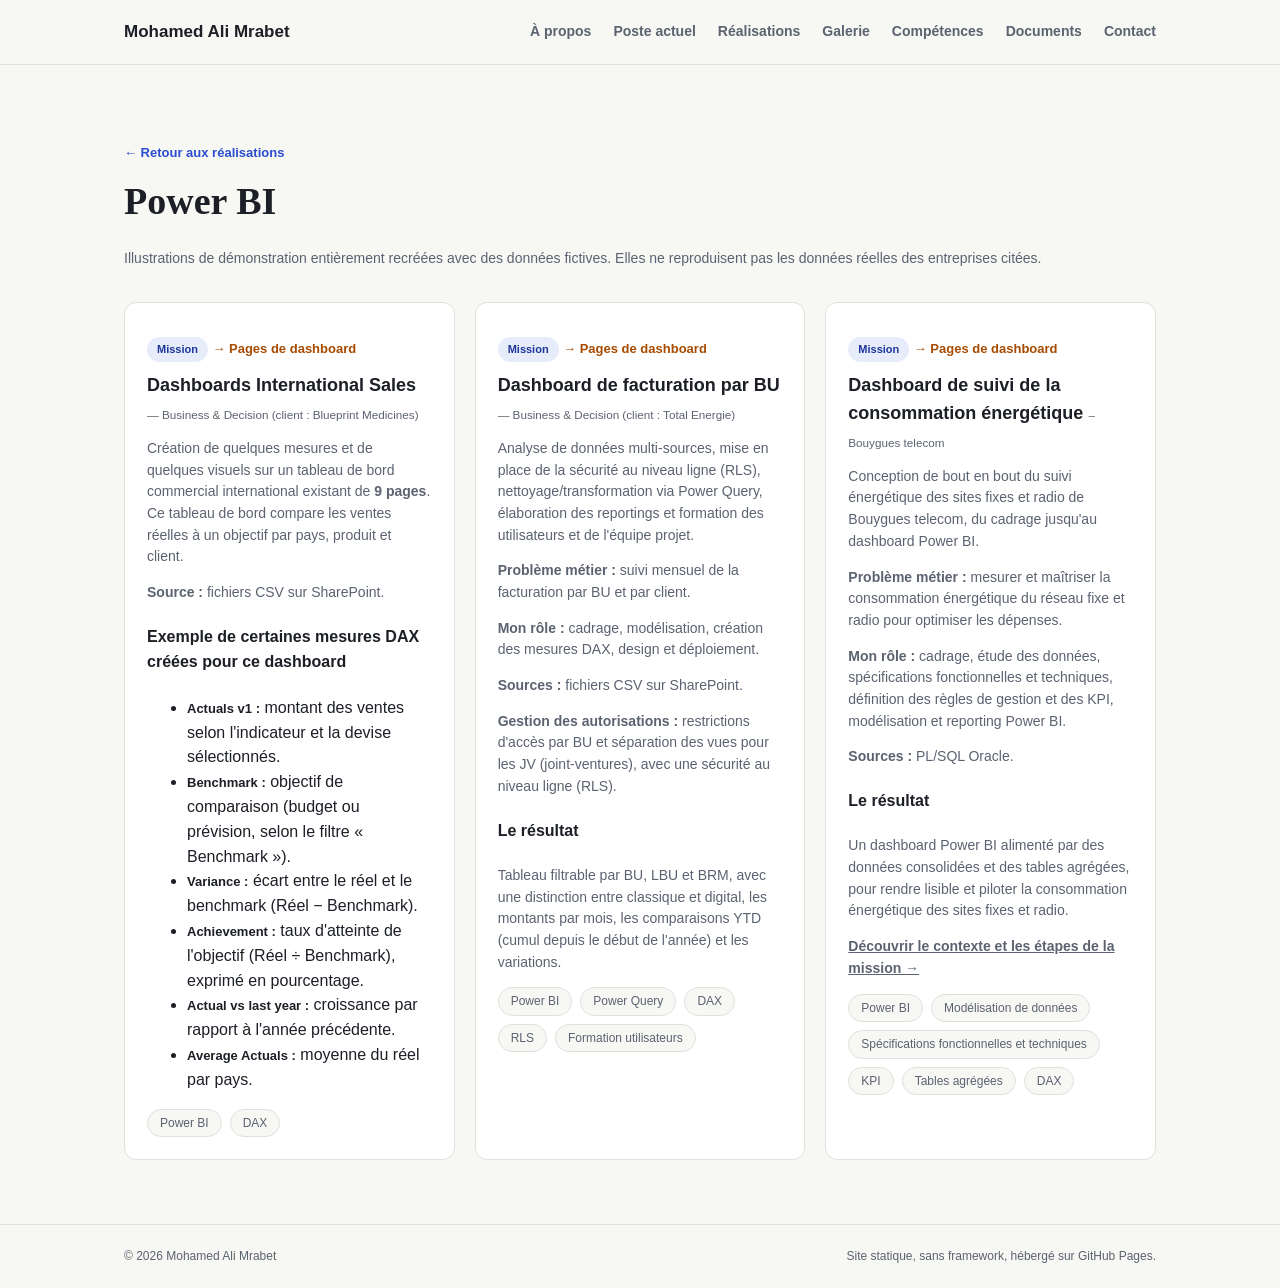
<file: realisations/power-bi.html>
<!doctype html>
<html lang="fr">
<head>
  <meta charset="utf-8">
  <meta name="viewport" content="width=device-width, initial-scale=1">
  <meta name="theme-color" content="#f7f7f4">
  <title>Power BI — Mohamed Ali Mrabet</title>
  <meta name="description" content="Dashboards Power BI pour Blueprint medicines, Total Energie et Bouygues Telecom : ventes, facturation et suivi énergétique.">
  <link rel="stylesheet" href="../assets/css/style.css?v=energy-card-clickable">
</head>
<body>
  <header class="site-header">
    <div class="wrap">
      <a class="brand" href="../index.html#accueil">Mohamed Ali Mrabet</a>
      <button class="nav-toggle" id="nav-toggle" aria-expanded="false" aria-controls="primary-nav">
        <span></span><span></span><span></span>
        <span class="sr-only">Menu</span>
      </button>
      <nav class="primary-nav" id="primary-nav">
        <a href="../index.html#apropos">À propos</a>
        <a href="../index.html#poste-actuel">Poste actuel</a>
        <a href="../index.html#realisations">Réalisations</a>
        <a href="../galerie.html">Galerie</a>
        <a href="../index.html#competences">Compétences</a>
        <a href="../index.html#documents">Documents</a>
        <a href="../index.html#contact">Contact</a>
      </nav>
    </div>
  </header>

  <main>
    <section class="section">
      <div class="wrap">
        <a class="card-link" href="../index.html#realisations">← Retour aux réalisations</a>
        <h1 style="font:600 clamp(26px,4vw,38px)/1.2 Georgia, 'Times New Roman', serif; margin:14px 0 24px;">
          Power BI
        </h1>
        <p class="section-intro">
          Illustrations de démonstration entièrement recréées avec des données fictives.
          Elles ne reproduisent pas les données réelles des entreprises citées.
        </p>

        <div class="card-grid" style="margin-top:24px;">
          <article class="card" id="bi-powerbi-blueprint">
            <span class="tag tag-progress">Mission</span>
            <a class="card-link" style="color:#a64b00;" href="../assets/gallery/power-bi/blueprint-sales-scorecard.png?v=4ed55315" target="_blank" rel="noopener" aria-label="Pages de dashboard (ouvre dans un nouvel onglet)"><span aria-hidden="true">→</span> Pages de dashboard</a>
            <h3>Dashboards International Sales <small style="font-size:.65em; font-weight:400; color:var(--muted);">— Business &amp; Decision (client : Blueprint Medicines)</small></h3>
            <p>
              Création de quelques mesures et de quelques visuels sur un tableau de bord
              commercial international existant de <strong>9 pages</strong>.
              Ce tableau de bord compare les ventes réelles
              à un objectif par pays, produit et client.
            </p>
            <p><strong>Source :</strong> fichiers CSV sur SharePoint.</p>
            <h4>Exemple de certaines mesures DAX créées pour ce dashboard</h4>
            <ul class="dax-measures">
              <li><strong>Actuals v1 :</strong> montant des ventes selon l'indicateur et la devise sélectionnés.</li>
              <li><strong>Benchmark :</strong> objectif de comparaison (budget ou prévision, selon le filtre « Benchmark »).</li>
              <li><strong>Variance :</strong> écart entre le réel et le benchmark (Réel − Benchmark).</li>
              <li><strong>Achievement :</strong> taux d'atteinte de l'objectif (Réel ÷ Benchmark), exprimé en pourcentage.</li>
              <li><strong>Actual vs last year :</strong> croissance par rapport à l'année précédente.</li>
              <li><strong>Average Actuals :</strong> moyenne du réel par pays.</li>
            </ul>
            <ul class="tech-list">
              <li>Power BI</li>
              <li>DAX</li>
            </ul>
          </article>

          <article class="card" id="bi-powerbi">
            <span class="tag tag-progress">Mission</span>
            <a class="card-link" style="color:#a64b00;" href="../assets/gallery/power-bi/Dashboard%20de%20facturation%20par%20BU.png" target="_blank" rel="noopener" aria-label="Pages de dashboard (ouvre dans un nouvel onglet)"><span aria-hidden="true">→</span> Pages de dashboard</a>
            <h3>Dashboard de facturation par BU <small style="font-size:.65em; font-weight:400; color:var(--muted);">— Business &amp; Decision (client : Total Energie)</small></h3>
            <p>
              Analyse de données multi-sources, mise en place de la sécurité au niveau ligne (RLS),
              nettoyage/transformation via Power Query, élaboration des reportings et formation des
              utilisateurs et de l'équipe projet.
            </p>
            <p><strong>Problème métier :</strong> suivi mensuel de la facturation par BU et par client.</p>
            <p><strong>Mon rôle :</strong> cadrage, modélisation, création des mesures DAX, design et déploiement.</p>
            <p><strong>Sources :</strong> fichiers CSV sur SharePoint.</p>
            <p>
              <strong>Gestion des autorisations :</strong> restrictions d'accès par BU et
              séparation des vues pour les JV (joint-ventures), avec une sécurité au niveau
              ligne (RLS).
            </p>
            <h4>Le résultat</h4>
            <p>
              Tableau filtrable par BU, LBU et BRM, avec une distinction entre classique et
              digital, les montants par mois, les comparaisons YTD (cumul depuis le début de
              l'année) et les variations.
            </p>
            <ul class="tech-list">
              <li>Power BI</li>
              <li>Power Query</li>
              <li>DAX</li>
              <li>RLS</li>
              <li>Formation utilisateurs</li>
            </ul>
          </article>

          <article class="card card-clickable card-stretched-link" id="bi-powerbi-consommation">
            <span class="tag tag-progress">Mission</span>
            <a class="card-link" style="color:#a64b00;" href="power-bi-consommation-energetique.html#pages-du-rapport"><span aria-hidden="true">→</span> Pages de dashboard</a>
            <h3><a class="card-title-link" href="power-bi-consommation-energetique.html" style="color:inherit; text-decoration:none;">Dashboard de suivi de la consommation énergétique <small style="font-size:.65em; font-weight:400; color:var(--muted);">– Bouygues telecom</small></a></h3>
            <p>
              Conception de bout en bout du suivi énergétique des sites fixes et radio de
              Bouygues telecom, du cadrage jusqu'au dashboard Power BI.
            </p>
            <p><strong>Problème métier :</strong> mesurer et maîtriser la consommation énergétique du réseau fixe et radio pour optimiser les dépenses.</p>
            <p><strong>Mon rôle :</strong> cadrage, étude des données, spécifications fonctionnelles et techniques, définition des règles de gestion et des KPI, modélisation et reporting Power BI.</p>
            <p><strong>Sources :</strong> PL/SQL Oracle.</p>
            <h4>Le résultat</h4>
            <p>
              Un dashboard Power BI alimenté par des données consolidées et des tables agrégées,
              pour rendre lisible et piloter la consommation énergétique des sites fixes et radio.
            </p>
            <p><a href="power-bi-consommation-energetique.html" style="color:inherit;"><strong>Découvrir le contexte et les étapes de la mission →</strong></a></p>
            <ul class="tech-list">
              <li>Power BI</li>
              <li>Modélisation de données</li>
              <li>Spécifications fonctionnelles et techniques</li>
              <li>KPI</li>
              <li>Tables agrégées</li>
              <li>DAX</li>
            </ul>
          </article>
        </div>
      </div>
    </section>
  </main>

  <footer class="site-footer">
    <div class="wrap">
      <span>&copy; <span id="year"></span> Mohamed Ali Mrabet</span>
      <span>Site statique, sans framework, hébergé sur GitHub Pages.</span>
    </div>
  </footer>

  <script src="../assets/js/main.js"></script>
</body>
</html>
</file>
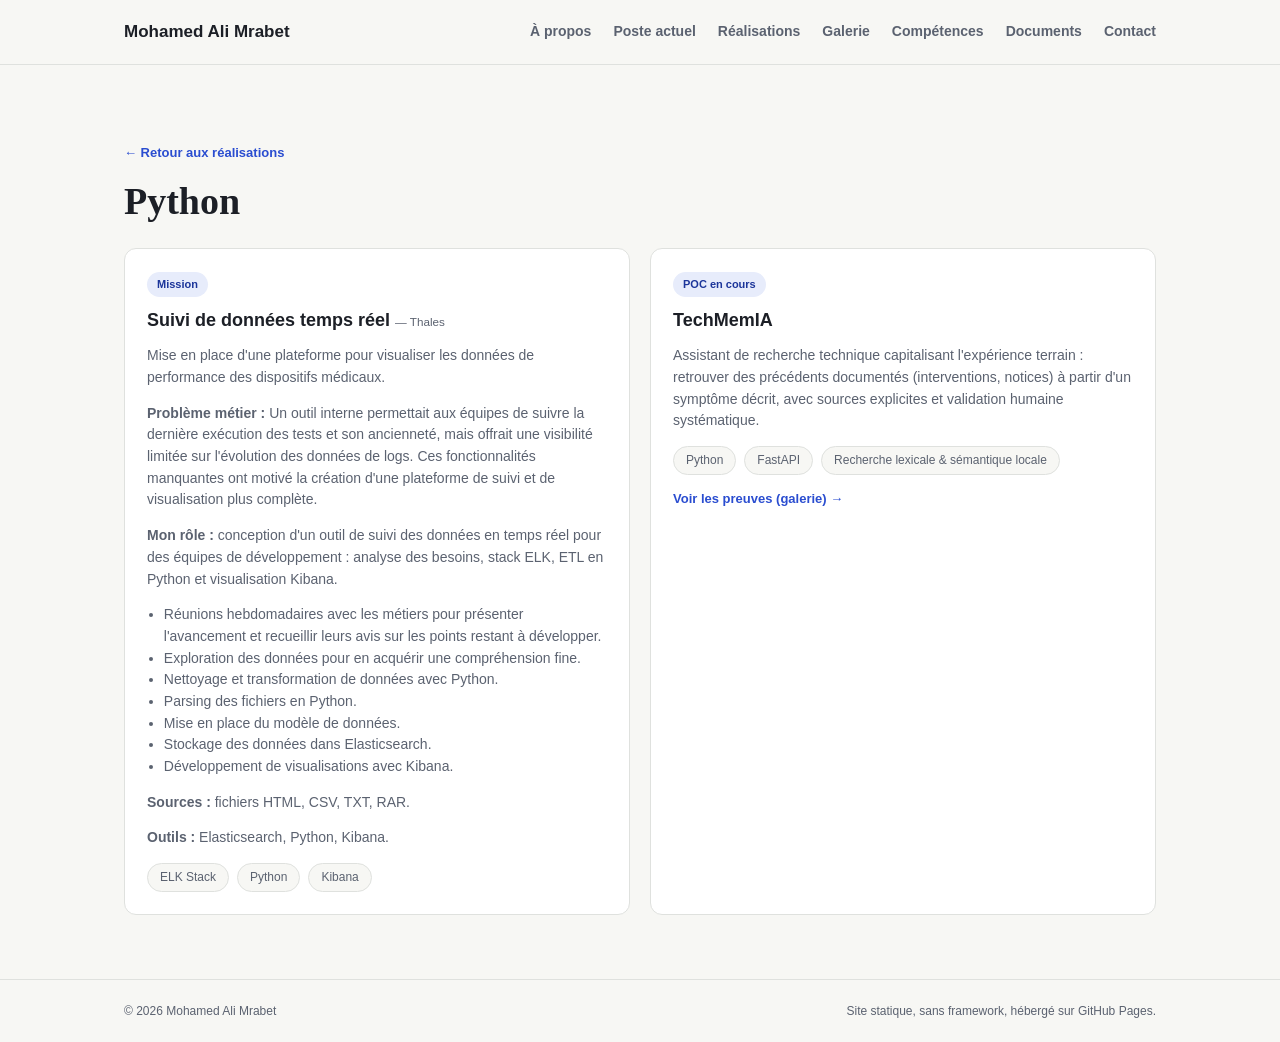
<file: realisations/python.html>
<!doctype html>
<html lang="fr">
<head>
  <meta charset="utf-8">
  <meta name="viewport" content="width=device-width, initial-scale=1">
  <meta name="theme-color" content="#f7f7f4">
  <title>Python — Mohamed Ali Mrabet</title>
  <meta name="description" content="Projets Python : suivi de données temps réel chez Thales et assistant de recherche technique TechMemIA.">
  <link rel="stylesheet" href="../assets/css/style.css">
</head>
<body>
  <header class="site-header">
    <div class="wrap">
      <a class="brand" href="../index.html#accueil">Mohamed Ali Mrabet</a>
      <button class="nav-toggle" id="nav-toggle" aria-expanded="false" aria-controls="primary-nav">
        <span></span><span></span><span></span>
        <span class="sr-only">Menu</span>
      </button>
      <nav class="primary-nav" id="primary-nav">
        <a href="../index.html#apropos">À propos</a>
        <a href="../index.html#poste-actuel">Poste actuel</a>
        <a href="../index.html#realisations">Réalisations</a>
        <a href="../galerie.html">Galerie</a>
        <a href="../index.html#competences">Compétences</a>
        <a href="../index.html#documents">Documents</a>
        <a href="../index.html#contact">Contact</a>
      </nav>
    </div>
  </header>

  <main>
    <section class="section">
      <div class="wrap">
        <a class="card-link" href="../index.html#realisations">← Retour aux réalisations</a>
        <h1 style="font:600 clamp(26px,4vw,38px)/1.2 Georgia, 'Times New Roman', serif; margin:14px 0 24px;">
          Python
        </h1>

        <div class="card-grid" style="margin-top:24px;">
          <article class="card" id="bi-python">
            <span class="tag tag-progress">Mission</span>
            <h3>Suivi de données temps réel <small style="font-size:.65em; font-weight:400; color:var(--muted);">— Thales</small></h3>
            <p>
              Mise en place d'une plateforme pour visualiser les données de performance
              des dispositifs médicaux.
            </p>
            <p>
              <strong>Problème métier :</strong> Un outil interne permettait aux équipes de suivre
              la dernière exécution des tests et son ancienneté, mais offrait une visibilité
              limitée sur l'évolution des données de logs. Ces fonctionnalités manquantes
              ont motivé la création d'une plateforme de suivi et de visualisation plus complète.
            </p>
            <p>
              <strong>Mon rôle :</strong> conception d'un outil de suivi des données en temps réel pour des équipes de
              développement : analyse des besoins, stack ELK, ETL en Python et visualisation Kibana.
            </p>
            <ul style="color:var(--muted); font-size:14px; padding-left:1.2em; margin:0 0 14px;">
              <li>Réunions hebdomadaires avec les métiers pour présenter l'avancement et recueillir leurs avis sur les points restant à développer.</li>
              <li>Exploration des données pour en acquérir une compréhension fine.</li>
              <li>Nettoyage et transformation de données avec Python.</li>
              <li>Parsing des fichiers en Python.</li>
              <li>Mise en place du modèle de données.</li>
              <li>Stockage des données dans Elasticsearch.</li>
              <li>Développement de visualisations avec Kibana.</li>
            </ul>
            <p><strong>Sources :</strong> fichiers HTML, CSV, TXT, RAR.</p>
            <p><strong>Outils :</strong> Elasticsearch, Python, Kibana.</p>
            <ul class="tech-list">
              <li>ELK Stack</li>
              <li>Python</li>
              <li>Kibana</li>
            </ul>
          </article>

          <article class="card">
            <span class="tag tag-progress">POC en cours</span>
            <h3>TechMemIA</h3>
            <p>
              Assistant de recherche technique capitalisant l'expérience terrain : retrouver des
              précédents documentés (interventions, notices) à partir d'un symptôme décrit, avec
              sources explicites et validation humaine systématique.
            </p>
            <ul class="tech-list">
              <li>Python</li>
              <li>FastAPI</li>
              <li>Recherche lexicale &amp; sémantique locale</li>
            </ul>
            <a class="card-link" href="../galerie.html">Voir les preuves (galerie) →</a>
          </article>
        </div>
      </div>
    </section>
  </main>

  <footer class="site-footer">
    <div class="wrap">
      <span>&copy; <span id="year"></span> Mohamed Ali Mrabet</span>
      <span>Site statique, sans framework, hébergé sur GitHub Pages.</span>
    </div>
  </footer>

  <script src="../assets/js/main.js"></script>
</body>
</html>
</file>
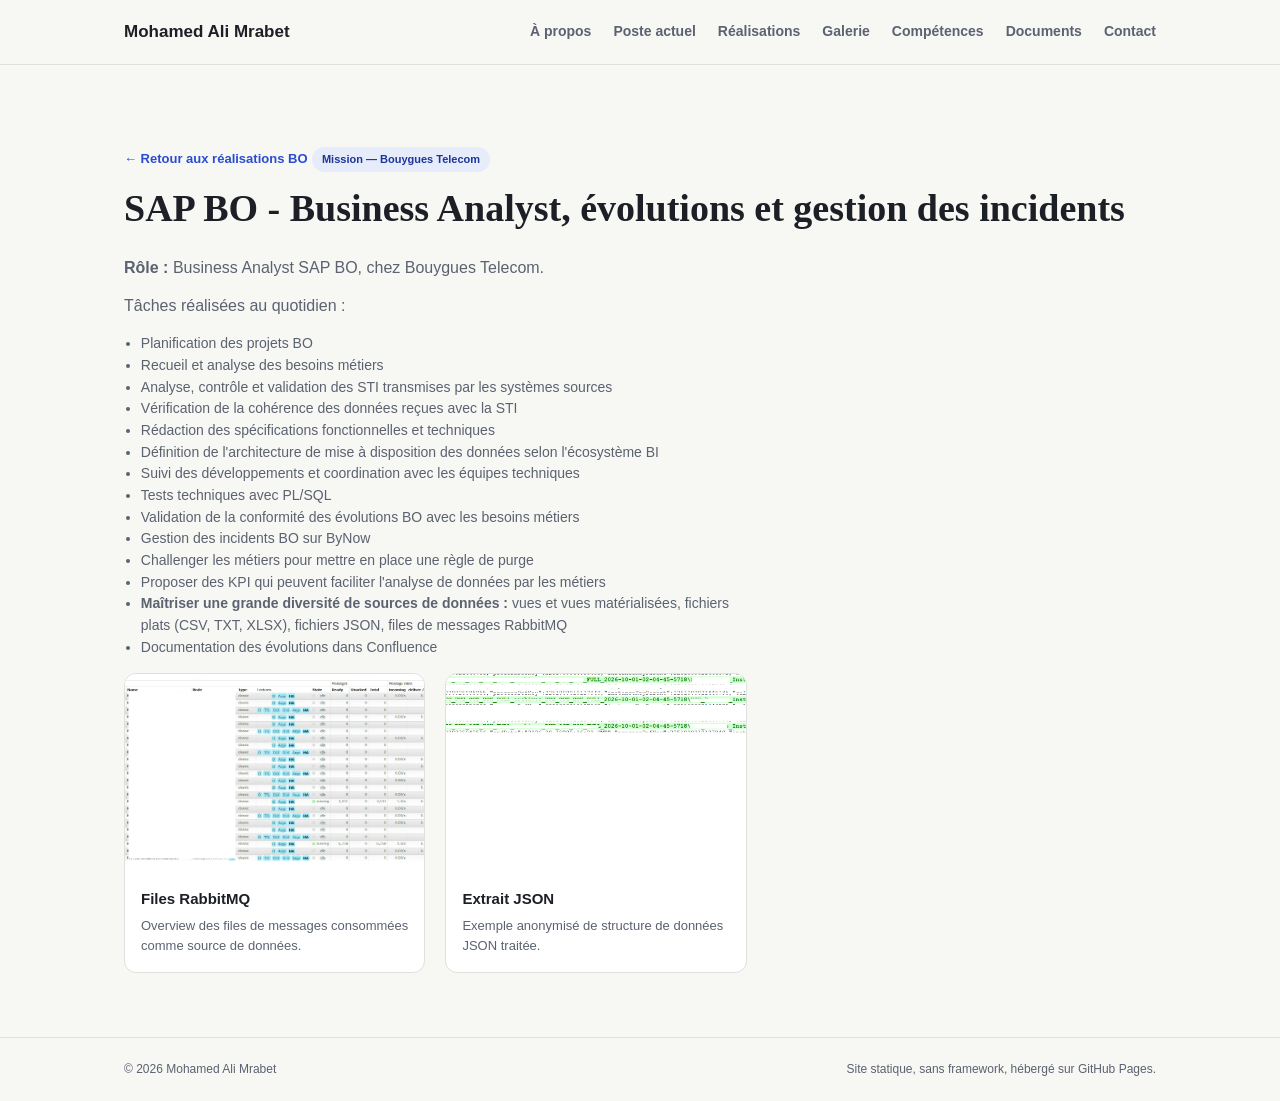
<file: realisations/sap-bo-business-analyst.html>
<!doctype html>
<html lang="fr">
<head>
  <meta charset="utf-8">
  <meta name="viewport" content="width=device-width, initial-scale=1">
  <meta name="theme-color" content="#f7f7f4">
  <title>SAP BO - Business Analyst — Mohamed Ali Mrabet</title>
  <meta name="description" content="Détail de la mission Business Analyst SAP BO, évolutions et gestion des incidents, chez Bouygues Telecom.">
  <link rel="stylesheet" href="../assets/css/style.css">
</head>
<body>
  <header class="site-header">
    <div class="wrap">
      <a class="brand" href="../index.html#accueil">Mohamed Ali Mrabet</a>
      <button class="nav-toggle" id="nav-toggle" aria-expanded="false" aria-controls="primary-nav">
        <span></span><span></span><span></span>
        <span class="sr-only">Menu</span>
      </button>
      <nav class="primary-nav" id="primary-nav">
        <a href="../index.html#apropos">À propos</a>
        <a href="../index.html#poste-actuel">Poste actuel</a>
        <a href="../index.html#realisations">Réalisations</a>
        <a href="../galerie.html">Galerie</a>
        <a href="../index.html#competences">Compétences</a>
        <a href="../index.html#documents">Documents</a>
        <a href="../index.html#contact">Contact</a>
      </nav>
    </div>
  </header>

  <main>
    <section class="section">
      <div class="wrap">
        <a class="card-link" href="sap-bo.html">← Retour aux réalisations BO</a>
        <span class="tag tag-progress" style="margin-top:18px;display:inline-block;">Mission — Bouygues Telecom</span>
        <h1 style="font:600 clamp(26px,4vw,38px)/1.2 Georgia, 'Times New Roman', serif; margin:14px 0 24px;">
          SAP BO - Business Analyst, évolutions et gestion des incidents
        </h1>

        <div class="about-text" style="max-width:70ch;">
          <p>
            <strong>Rôle :</strong> Business Analyst SAP BO, chez Bouygues Telecom.
          </p>
          <p>Tâches réalisées au quotidien :</p>
          <ul style="color:var(--muted); font-size:14px; padding-left:1.2em; margin:0 0 14px;">
            <li>Planification des projets BO</li>
            <li>Recueil et analyse des besoins métiers</li>
            <li>Analyse, contrôle et validation des STI transmises par les systèmes sources</li>
            <li>Vérification de la cohérence des données reçues avec la STI</li>
            <li>Rédaction des spécifications fonctionnelles et techniques</li>
            <li>Définition de l'architecture de mise à disposition des données selon l'écosystème BI</li>
            <li>Suivi des développements et coordination avec les équipes techniques</li>
            <li>Tests techniques avec PL/SQL</li>
            <li>Validation de la conformité des évolutions BO avec les besoins métiers</li>
            <li>Gestion des incidents BO sur ByNow</li>
            <li>Challenger les métiers pour mettre en place une règle de purge</li>
            <li>Proposer des KPI qui peuvent faciliter l'analyse de données par les métiers</li>
            <li><strong>Maîtriser une grande diversité de sources de données :</strong> vues et vues matérialisées, fichiers plats (CSV, TXT, XLSX), fichiers JSON, files de messages RabbitMQ</li>
            <li>Documentation des évolutions dans Confluence</li>
          </ul>

          <div class="gallery-grid">
            <article class="gallery-card">
              <div class="gallery-media">
                <img src="../assets/gallery/sap-bo-business-analyst/rabbitmq-queues.png" alt="Aperçu de l'overview des files RabbitMQ" loading="lazy">
              </div>
              <div class="gallery-body">
                <h3>Files RabbitMQ</h3>
                <p>Overview des files de messages consommées comme source de données.</p>
              </div>
            </article>
            <article class="gallery-card">
              <div class="gallery-media">
                <img src="../assets/gallery/sap-bo-business-analyst/json-extrait.png" alt="Extrait anonymisé d'un fichier JSON source" loading="lazy">
              </div>
              <div class="gallery-body">
                <h3>Extrait JSON</h3>
                <p>Exemple anonymisé de structure de données JSON traitée.</p>
              </div>
            </article>
          </div>
        </div>
      </div>
    </section>
  </main>

  <footer class="site-footer">
    <div class="wrap">
      <span>&copy; <span id="year"></span> Mohamed Ali Mrabet</span>
      <span>Site statique, sans framework, hébergé sur GitHub Pages.</span>
    </div>
  </footer>

  <script src="../assets/js/main.js"></script>
</body>
</html>
</file>
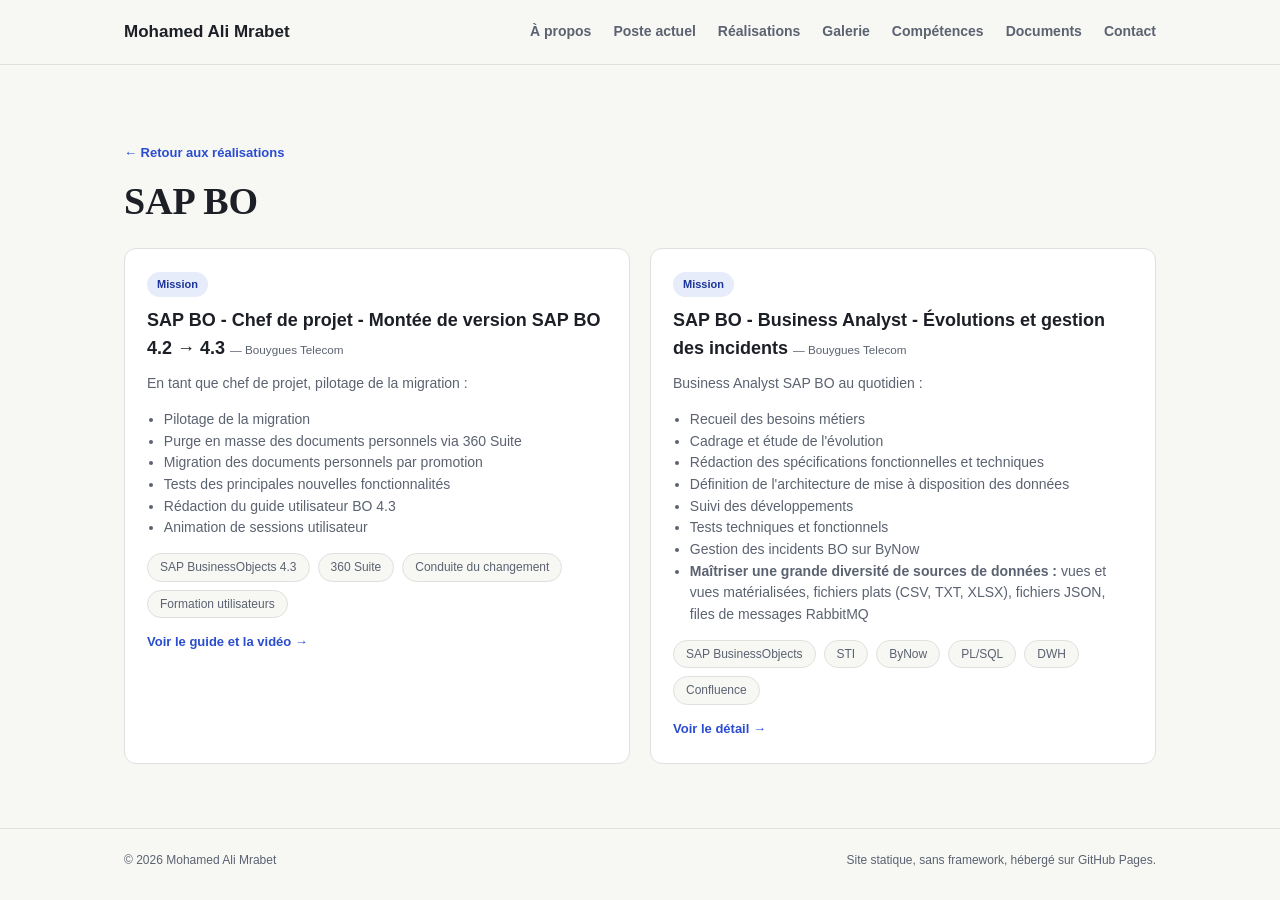
<file: realisations/sap-bo.html>
<!doctype html>
<html lang="fr">
<head>
  <meta charset="utf-8">
  <meta name="viewport" content="width=device-width, initial-scale=1">
  <meta name="theme-color" content="#f7f7f4">
  <title>SAP BO — Mohamed Ali Mrabet</title>
  <meta name="description" content="Missions SAP BusinessObjects chez Bouygues Telecom : chef de projet montée de version et Business Analyst.">
  <link rel="stylesheet" href="../assets/css/style.css">
</head>
<body>
  <header class="site-header">
    <div class="wrap">
      <a class="brand" href="../index.html#accueil">Mohamed Ali Mrabet</a>
      <button class="nav-toggle" id="nav-toggle" aria-expanded="false" aria-controls="primary-nav">
        <span></span><span></span><span></span>
        <span class="sr-only">Menu</span>
      </button>
      <nav class="primary-nav" id="primary-nav">
        <a href="../index.html#apropos">À propos</a>
        <a href="../index.html#poste-actuel">Poste actuel</a>
        <a href="../index.html#realisations">Réalisations</a>
        <a href="../galerie.html">Galerie</a>
        <a href="../index.html#competences">Compétences</a>
        <a href="../index.html#documents">Documents</a>
        <a href="../index.html#contact">Contact</a>
      </nav>
    </div>
  </header>

  <main>
    <section class="section">
      <div class="wrap">
        <a class="card-link" href="../index.html#realisations">← Retour aux réalisations</a>
        <h1 style="font:600 clamp(26px,4vw,38px)/1.2 Georgia, 'Times New Roman', serif; margin:14px 0 24px;">
          SAP BO
        </h1>

        <div class="card-grid" style="margin-top:24px;">
          <article class="card" id="bi-sapbo">
            <span class="tag tag-progress">Mission</span>
            <h3>SAP BO - Chef de projet - Montée de version SAP BO 4.2 → 4.3 <small style="font-size:.65em; font-weight:400; color:var(--muted);">— Bouygues Telecom</small></h3>
            <p>En tant que chef de projet, pilotage de la migration :</p>
            <ul style="color:var(--muted); font-size:14px; padding-left:1.2em; margin:0 0 14px;">
              <li>Pilotage de la migration</li>
              <li>Purge en masse des documents personnels via 360 Suite</li>
              <li>Migration des documents personnels par promotion</li>
              <li>Tests des principales nouvelles fonctionnalités</li>
              <li>Rédaction du guide utilisateur BO 4.3</li>
              <li>Animation de sessions utilisateur</li>
            </ul>
            <ul class="tech-list">
              <li>SAP BusinessObjects 4.3</li>
              <li>360 Suite</li>
              <li>Conduite du changement</li>
              <li>Formation utilisateurs</li>
            </ul>
            <a class="card-link" href="sap-bo-migration.html">Voir le guide et la vidéo →</a>
          </article>

          <article class="card" id="bi-sapbo-ba">
            <span class="tag tag-progress">Mission</span>
            <h3>SAP BO - Business Analyst - Évolutions et gestion des incidents <small style="font-size:.65em; font-weight:400; color:var(--muted);">— Bouygues Telecom</small></h3>
            <p>Business Analyst SAP BO au quotidien :</p>
            <ul style="color:var(--muted); font-size:14px; padding-left:1.2em; margin:0 0 14px;">
              <li>Recueil des besoins métiers</li>
              <li>Cadrage et étude de l'évolution</li>
              <li>Rédaction des spécifications fonctionnelles et techniques</li>
              <li>Définition de l'architecture de mise à disposition des données</li>
              <li>Suivi des développements</li>
              <li>Tests techniques et fonctionnels</li>
              <li>Gestion des incidents BO sur ByNow</li>
              <li><strong>Maîtriser une grande diversité de sources de données :</strong> vues et vues matérialisées, fichiers plats (CSV, TXT, XLSX), fichiers JSON, files de messages RabbitMQ</li>
            </ul>
            <ul class="tech-list">
              <li>SAP BusinessObjects</li>
              <li>STI</li>
              <li>ByNow</li>
              <li>PL/SQL</li>
              <li>DWH</li>
              <li>Confluence</li>
            </ul>
            <a class="card-link" href="sap-bo-business-analyst.html">Voir le détail →</a>
          </article>
        </div>
      </div>
    </section>
  </main>

  <footer class="site-footer">
    <div class="wrap">
      <span>&copy; <span id="year"></span> Mohamed Ali Mrabet</span>
      <span>Site statique, sans framework, hébergé sur GitHub Pages.</span>
    </div>
  </footer>

  <script src="../assets/js/main.js"></script>
</body>
</html>
</file>
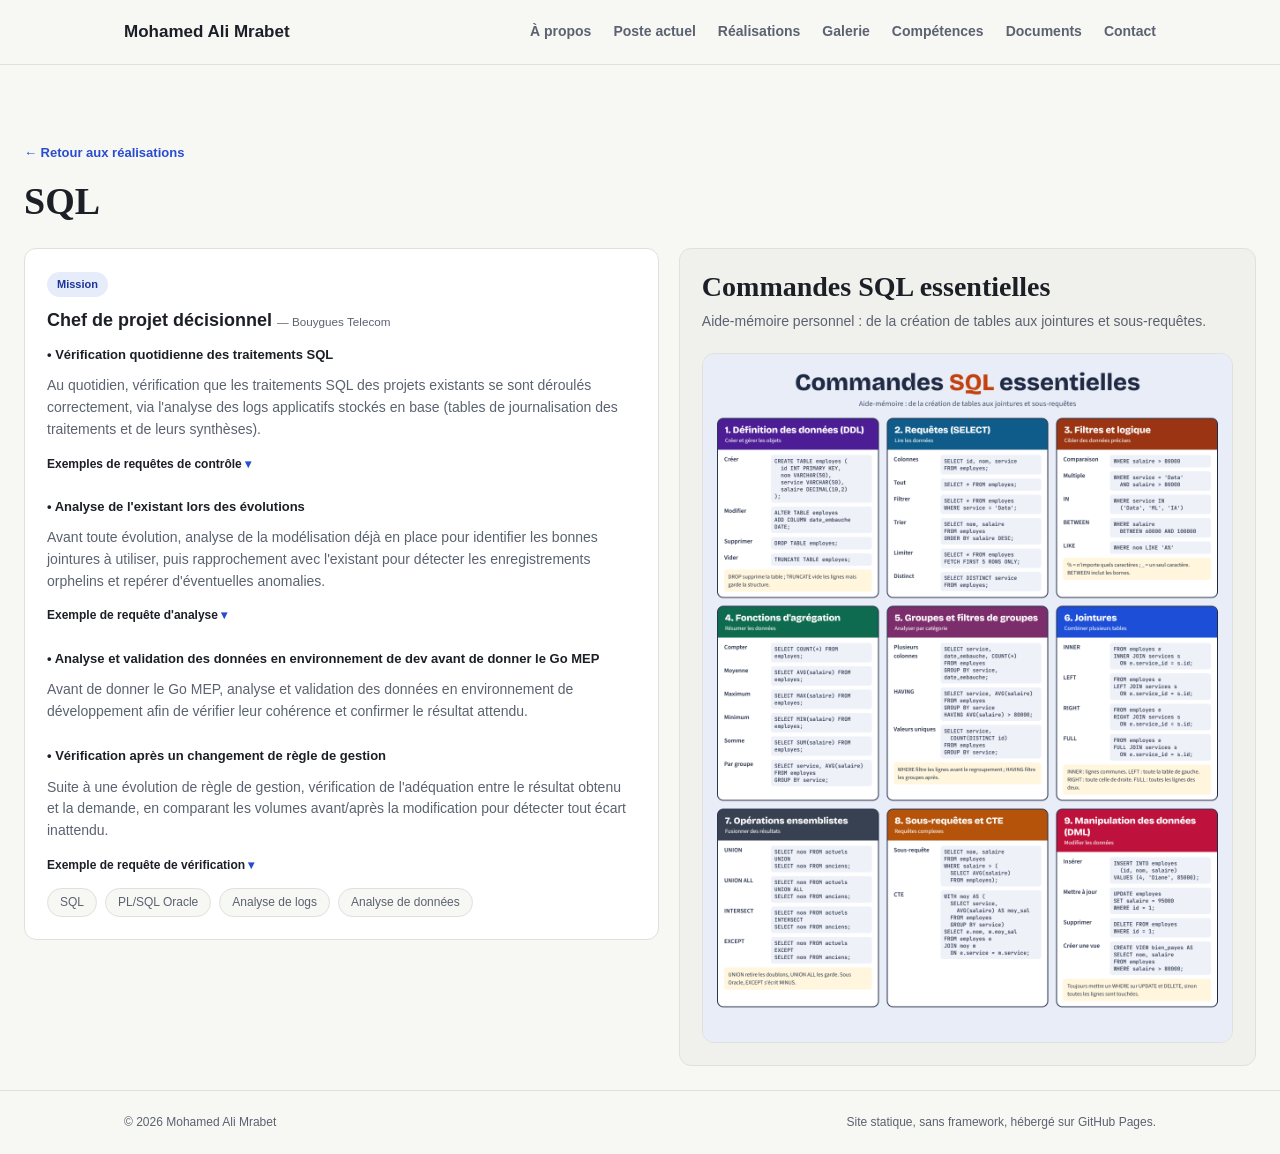
<file: realisations/sql.html>
<!doctype html>
<html lang="fr">
<head>
  <meta charset="utf-8">
  <meta name="viewport" content="width=device-width, initial-scale=1">
  <meta name="theme-color" content="#f7f7f4">
  <title>SQL — Mohamed Ali Mrabet</title>
  <meta name="description" content="Projets SQL réalisés.">
  <link rel="stylesheet" href="../assets/css/style.css?v=sql-reference-wide">
</head>
<body>
  <header class="site-header">
    <div class="wrap">
      <a class="brand" href="../index.html#accueil">Mohamed Ali Mrabet</a>
      <button class="nav-toggle" id="nav-toggle" aria-expanded="false" aria-controls="primary-nav">
        <span></span><span></span><span></span>
        <span class="sr-only">Menu</span>
      </button>
      <nav class="primary-nav" id="primary-nav">
        <a href="../index.html#apropos">À propos</a>
        <a href="../index.html#poste-actuel">Poste actuel</a>
        <a href="../index.html#realisations">Réalisations</a>
        <a href="../galerie.html">Galerie</a>
        <a href="../index.html#competences">Compétences</a>
        <a href="../index.html#documents">Documents</a>
        <a href="../index.html#contact">Contact</a>
      </nav>
    </div>
  </header>

  <main>
    <section class="section" style="padding-bottom:24px;">
      <div class="wrap sql-wrap">
        <a class="card-link" href="../index.html#realisations">← Retour aux réalisations</a>
        <h1 style="font:600 clamp(26px,4vw,38px)/1.2 Georgia, 'Times New Roman', serif; margin:14px 0 24px;">
          SQL
        </h1>

        <div class="sql-layout">
          <article class="card sql-mission">
            <span class="tag tag-progress">Mission</span>
            <h3>Chef de projet décisionnel <small style="font-size:.65em; font-weight:400; color:var(--muted);">— Bouygues Telecom</small></h3>
            <h4 style="margin:0 0 10px; font-size:13px; font-weight:700; color:var(--ink);">• Vérification quotidienne des traitements SQL</h4>
            <p>
              Au quotidien, vérification que les traitements SQL des projets existants se sont
              déroulés correctement, via l'analyse des logs applicatifs stockés en base (tables de
              journalisation des traitements et de leurs synthèses).
            </p>
            <details class="query-details">
              <summary>Exemples de requêtes de contrôle</summary>
              <pre class="code-block"><code>select * from DT_JNLDET t where trunc(jndt_datcre) &gt; trunc(sysdate)-1 order by 1 desc;

select * from DT_JNLSYN t where trunc(jnst_datdeb) &gt; trunc(sysdate)-1</code></pre>
              <pre class="code-block"><code>SELECT TRUNC(dat_heur_relv_debut_local) AS tstamp,
       COUNT(DISTINCT idnt_pdl) AS nb_echantillons,
       AVG(puissance_w) AS puissance_w
FROM   -----------_pdl_conso
WHERE  trunc(dat_heur_relv_debut_local) > trunc(sysdate - 68)
GROUP  BY TRUNC(dat_heur_relv_debut_local)
ORDER  BY TRUNC(dat_heur_relv_debut_local) DESC;</code></pre>
            </details>

            <h4 style="margin:24px 0 10px; font-size:13px; font-weight:700; color:var(--ink);">• Analyse de l'existant lors des évolutions</h4>
            <p>
              Avant toute évolution, analyse de la modélisation déjà en place pour identifier les
              bonnes jointures à utiliser, puis rapprochement avec l'existant pour détecter les
              enregistrements orphelins et repérer d'éventuelles anomalies.
            </p>
            <details class="query-details">
              <summary>Exemple de requête d'analyse</summary>
              <pre class="code-block"><code>SELECT owner, table_name, column_name,
       'SELECT DISTINCT ' || column_name || ' FROM ' || owner || '.' || table_name
       || ' ORDER BY 1;' AS requete
FROM all_tab_columns
WHERE UPPER(column_name) LIKE '%ID%SAP%'
  AND table_name NOT LIKE 'TMP%'
ORDER BY owner, table_name;</code></pre>
              <pre class="code-block"><code>SELECT * FROM all_objects WHERE object_name = 'V_BO_Exemple';</code></pre>
            </details>

            <h4 style="margin:24px 0 10px; font-size:13px; font-weight:700; color:var(--ink);">• Analyse et validation des données en environnement de dev avant de donner le Go MEP</h4>
            <p>
              Avant de donner le Go MEP, analyse et validation des données en environnement de
              développement afin de vérifier leur cohérence et confirmer le résultat attendu.
            </p>

            <h4 style="margin:24px 0 10px; font-size:13px; font-weight:700; color:var(--ink);">• Vérification après un changement de règle de gestion</h4>
            <p>
              Suite à une évolution de règle de gestion, vérification de l'adéquation entre le
              résultat obtenu et la demande, en comparant les volumes avant/après la modification
              pour détecter tout écart inattendu.
            </p>
            <details class="query-details">
              <summary>Exemple de requête de vérification</summary>
              <pre class="code-block"><code>SELECT zones,
       COUNT(CASE WHEN trunc(dat_mdf) = trunc(sysdate)     THEN 1 END) AS nb_zones_j,
       COUNT(CASE WHEN trunc(dat_mdf) = trunc(sysdate - 1) THEN 1 END) AS nb_zones_j_1,
       COUNT(CASE WHEN trunc(dat_mdf) = trunc(sysdate)     THEN 1 END)
     - COUNT(CASE WHEN trunc(dat_mdf) = trunc(sysdate - 1) THEN 1 END) AS ecart
FROM   nrj_sitgeo
WHERE  trunc(dat_mdf) IN (trunc(sysdate), trunc(sysdate - 1))
GROUP  BY zones
ORDER  BY zones;</code></pre>
            </details>

            <ul class="tech-list">
              <li>SQL</li>
              <li>PL/SQL Oracle</li>
              <li>Analyse de logs</li>
              <li>Analyse de données</li>
            </ul>
          </article>

          <aside class="sql-reference">
            <h2>Commandes SQL essentielles</h2>
            <p class="section-intro">Aide-mémoire personnel : de la création de tables aux jointures et sous-requêtes.</p>
            <figure>
              <img class="lightbox-trigger" src="../assets/gallery/sql/Fiche_SQL.png" alt="Aide-mémoire des commandes SQL essentielles" loading="lazy">
            </figure>
          </aside>
        </div>
      </div>
    </section>
  </main>

  <footer class="site-footer">
    <div class="wrap">
      <span>&copy; <span id="year"></span> Mohamed Ali Mrabet</span>
      <span>Site statique, sans framework, hébergé sur GitHub Pages.</span>
    </div>
  </footer>

  <div class="lightbox" id="lightbox" hidden>
    <button class="lightbox-close" id="lightbox-close" aria-label="Fermer">✕</button>
    <div class="lightbox-content" id="lightbox-content"></div>
  </div>

  <script src="../assets/js/main.js"></script>
  <script src="../assets/js/lightbox.js"></script>
</body>
</html>
</file>
<file: assets/css/style.css>
:root {
  color-scheme: light;
  --bg: #f7f7f4;
  --ink: #1c1f26;
  --muted: #5b6270;
  --line: #dfe1de;
  --card: #ffffff;
  --accent: #2a4dd0;
  --accent-dark: #1c359a;
  --accent-soft: #e7ecfb;
  --warn: #b4652e;
  font-family: "Segoe UI", Tahoma, sans-serif;
}
* { box-sizing: border-box; }
html { scroll-behavior: smooth; }
body { margin: 0; background: var(--bg); color: var(--ink); line-height: 1.55; }
.sr-only {
  position: absolute; width: 1px; height: 1px; padding: 0; margin: -1px;
  overflow: hidden; clip: rect(0,0,0,0); white-space: nowrap; border: 0;
}
.wrap { max-width: 1080px; margin: 0 auto; padding: 0 24px; }

/* Header */
.site-header {
  position: sticky; top: 0; z-index: 20; background: rgba(247,247,244,.92);
  backdrop-filter: blur(6px); border-bottom: 1px solid var(--line);
}
.site-header .wrap { display: flex; align-items: center; justify-content: space-between; min-height: 64px; }
.brand { font-weight: 700; color: var(--ink); text-decoration: none; font-size: 17px; }
.primary-nav { display: flex; gap: 22px; }
.primary-nav a { color: var(--muted); text-decoration: none; font-size: 14px; font-weight: 600; }
.primary-nav a:hover, .primary-nav a:focus-visible { color: var(--accent); }
.nav-toggle {
  display: none; flex-direction: column; justify-content: center; gap: 5px;
  width: 38px; height: 38px; border: 1px solid var(--line); background: var(--card);
  border-radius: 8px; cursor: pointer;
}
.nav-toggle span { display: block; height: 2px; margin: 0 8px; background: var(--ink); }

/* Hero */
.hero { padding: 76px 0 64px; }
.eyebrow { color: var(--accent); font-weight: 700; font-size: 13px; text-transform: uppercase; letter-spacing: .08em; margin: 0 0 14px; }
.hero h1 { font: 600 clamp(24px, 3.4vw, 34px)/1.15 Georgia, "Times New Roman", serif; margin: 0 0 18px; max-width: 18ch; }
.lead { color: var(--muted); max-width: 58ch; font-size: 16px; margin: 0 0 30px; }
.cta-row { display: flex; gap: 14px; flex-wrap: wrap; }
.btn {
  display: inline-block; padding: 12px 20px; border-radius: 8px; font-weight: 700;
  text-decoration: none; font-size: 14px; border: 1px solid transparent;
}
.btn-primary { background: var(--accent); color: #fff; }
.btn-primary:hover { background: var(--accent-dark); }
.btn-ghost { background: transparent; color: var(--ink); border-color: var(--line); }
.btn-ghost:hover { border-color: var(--accent); color: var(--accent); }

/* Sections */
.section { padding: 64px 0; }
.section.alt { background: #f0f1ec; }
.section h2 { font: 600 28px Georgia, "Times New Roman", serif; margin: 0 0 8px; }
.section-intro { color: var(--muted); margin: 0 0 32px; font-size: 14px; }

/* Rapproche accueil/À propos/Poste actuel entre elles */
#accueil { padding-bottom: 12px; }
#apropos { padding-top: 12px; padding-bottom: 0; }
#poste-actuel { padding-top: 0; padding-bottom: 12px; }
#realisations { padding-top: 12px; }
.realisation-group-title {
  font-size: 13px; font-weight: 700; text-transform: uppercase; letter-spacing: .06em;
  color: var(--accent); margin: 36px 0 16px;
}
.realisation-group-title:first-of-type { margin-top: 0; }

/* About */
.about-grid { display: grid; grid-template-columns: 180px 1fr; gap: 36px; align-items: start; }
.about-photo {
  width: 180px; height: 180px; border-radius: 12px; object-fit: cover;
  border: 1px solid var(--line);
}
.about-text p { margin: 0 0 14px; color: var(--muted); }
.about-text p:last-child { margin-bottom: 0; }

/* Cards / réalisations */
.card-grid { display: grid; grid-template-columns: repeat(auto-fit, minmax(260px, 1fr)); gap: 20px; }
.sql-wrap { max-width: 1400px; }
.sql-layout { display: grid; grid-template-columns: minmax(0, 1.1fr) minmax(0, 1fr); gap: 20px; align-items: start; margin-top: 24px; }
.sql-reference { background: #f0f1ec; border: 1px solid var(--line); border-radius: 12px; padding: 22px; }
.sql-reference h2 { font: 600 28px Georgia, "Times New Roman", serif; margin: 0 0 8px; }
.sql-reference .section-intro { margin: 0 0 20px; }
.sql-reference figure { margin: 0; background: var(--card); border: 1px solid var(--line); border-radius: 12px; overflow: hidden; }
.sql-reference img { display: block; width: 100%; height: auto; }
.card {
  background: var(--card); border: 1px solid var(--line); border-radius: 12px; padding: 22px;
}
.card h3 { margin: 10px 0 10px; font-size: 18px; }
.card p { color: var(--muted); font-size: 14px; margin: 0 0 14px; }
.dax-measures strong { font-size: 13px; }
.code-block {
  background: var(--bg); border: 1px solid var(--line); border-radius: 8px; padding: 14px 16px;
  font: 13px/1.6 "Cascadia Code", Consolas, monospace; color: var(--ink); overflow-x: auto; margin: 0 0 14px;
}
.card-details { margin: 0 0 14px; }
.card-details summary {
  display: block; color: var(--accent); font-size: 14px; font-weight: 700; cursor: pointer; list-style: none;
}
.card-details summary::-webkit-details-marker { display: none; }
.card-details summary::before { content: "Voir le détail du poste ▾"; }
.card-details[open] summary::before { content: "Masquer le détail du poste ▴"; }
.card-details p { margin-top: 10px; }
.query-details { margin: 0 0 14px; }
.query-details summary {
  display: block; font-weight: 700; font-size: 12px; color: var(--ink); cursor: pointer; list-style: none;
}
.query-details summary::-webkit-details-marker { display: none; }
.query-details summary::after { content: " \25be"; color: var(--accent); }
.query-details[open] summary::after { content: " \25b4"; }
.query-details .code-block { margin: 10px 0 0; }
.card-placeholder { border-style: dashed; }
.card-clickable { display: block; text-decoration: none; color: inherit; transition: border-color .15s ease, transform .15s ease; }
.card-clickable:hover { border-color: var(--accent); transform: translateY(-2px); }
.card-stretched-link { position: relative; }
.card-stretched-link .card-title-link::after { content: ""; position: absolute; inset: 0; border-radius: 12px; }
.card-stretched-link a:not(.card-title-link) { position: relative; z-index: 1; }
.card-stretched-link .card-title-link:focus-visible::after { outline: 2px solid var(--accent); outline-offset: 3px; }
.tile-grid { display: grid; grid-template-columns: repeat(auto-fit, minmax(170px, 1fr)); gap: 14px; margin-bottom: 8px; }
.tile {
  display: flex; flex-direction: column; gap: 8px; background: var(--card); border: 1px solid var(--line);
  border-radius: 10px; padding: 8px; text-decoration: none; color: var(--ink);
  transition: border-color .15s ease, transform .15s ease;
}
.tile:not(.tile-placeholder):hover { border-color: var(--accent); transform: translateY(-2px); }
.tile-placeholder { opacity: .55; cursor: default; }
.tile-banner {
  height: 90px; border-radius: 6px; display: flex; align-items: center; justify-content: center;
  color: #fff; font-weight: 700; font-size: 13px; text-align: center; padding: 6px;
  border: 2px solid #000;
}
.tile-banner-logo { background: #fff; }
.tile-banner-logo img { max-width: 88%; max-height: 80%; object-fit: contain; }
.tile-button {
  display: block; text-align: center; border: 1px solid var(--line); border-radius: 5px; padding: 6px 6px;
  font-size: 10px; font-weight: 700; text-transform: uppercase; letter-spacing: .04em; color: var(--muted);
}
.tile:not(.tile-placeholder):hover .tile-button { border-color: var(--accent); color: var(--accent); }
.tag {
  display: inline-block; font-size: 11px; font-weight: 700; padding: 4px 10px; border-radius: 999px;
}
.tag-progress { background: var(--accent-soft); color: var(--accent-dark); }
.tag-todo { background: #f5ece0; color: var(--warn); }
.tech-list { list-style: none; display: flex; flex-wrap: wrap; gap: 8px; margin: 0; padding: 0; }
.tech-list li { background: var(--bg); border: 1px solid var(--line); border-radius: 999px; padding: 4px 12px; font-size: 12px; color: var(--muted); }
.tech-list li:has(a) { padding: 0; border-color: transparent; }
.tech-list li a { display: block; padding: 4px 12px; border: 1px solid var(--line); border-radius: 999px; color: var(--muted); text-decoration: none; }
.tech-list li a:hover { border-color: var(--accent); color: var(--accent); }
.card-link { display: inline-block; margin-top: 14px; font-size: 13px; font-weight: 700; color: var(--accent); text-decoration: none; }
.card-link:hover { color: var(--accent-dark); }

/* Compétences */
.skills-grid { display: grid; grid-template-columns: repeat(auto-fit, minmax(220px, 1fr)); gap: 24px; }
.skill-group h3 { font-size: 15px; margin: 0 0 12px; }
.tag-list { list-style: none; margin: 0; padding: 0; display: flex; flex-wrap: wrap; gap: 8px; }
.tag-list li { background: var(--card); border: 1px solid var(--line); border-radius: 999px; padding: 6px 14px; font-size: 13px; }

/* Documents */
.doc-grid { display: grid; grid-template-columns: repeat(auto-fit, minmax(220px, 1fr)); gap: 18px; }
.doc-card {
  display: flex; flex-direction: column; gap: 6px; background: var(--card); border: 1px solid var(--line);
  border-radius: 12px; padding: 20px; text-decoration: none; color: var(--ink);
}
.doc-card:hover { border-color: var(--accent); }
.doc-icon { font-size: 22px; }
.doc-name { font-weight: 700; }
.doc-hint { font-size: 12px; color: var(--muted); }

/* Contact */
.contact-info { display: flex; gap: 20px; flex-wrap: wrap; color: var(--muted); font-size: 14px; margin: -16px 0 24px; }
.contact-info a { color: var(--muted); text-decoration: none; }
.contact-info a:hover { color: var(--accent); }
.contact-row { display: flex; gap: 14px; flex-wrap: wrap; }

/* Footer */
.site-footer { border-top: 1px solid var(--line); padding: 22px 0; }
.site-footer .wrap { display: flex; justify-content: space-between; flex-wrap: wrap; gap: 8px; color: var(--muted); font-size: 12px; }

/* Galerie */
.gallery-filters { display: flex; flex-wrap: wrap; gap: 10px; margin-bottom: 28px; }
.filter-chip {
  border: 1px solid var(--line); background: var(--card); border-radius: 999px; padding: 8px 16px;
  font-size: 13px; font-weight: 600; color: var(--muted); cursor: pointer;
}
.filter-chip.active, .filter-chip:hover { border-color: var(--accent); color: var(--accent); }
.gallery-grid { display: grid; grid-template-columns: repeat(auto-fit, minmax(260px, 1fr)); gap: 20px; }
.gallery-card { background: var(--card); border: 1px solid var(--line); border-radius: 12px; overflow: hidden; }
.gallery-media { aspect-ratio: 16 / 10; background: var(--bg); display: flex; align-items: center; justify-content: center; }
.gallery-media img { width: 100%; height: 100%; object-fit: cover; cursor: zoom-in; }
.gallery-media iframe { width: 100%; height: 100%; border: 0; }
.gallery-media video { width: 100%; height: 100%; object-fit: contain; background: #10121a; }
.gallery-file-link {
  display: flex; flex-direction: column; align-items: center; gap: 8px; color: var(--accent);
  text-decoration: none; font-weight: 700; font-size: 13px;
}
.gallery-file-icon { font-size: 30px; }
.gallery-body { padding: 16px; }
.gallery-body h3 { margin: 10px 0 6px; font-size: 15px; }
.gallery-body p { margin: 0; color: var(--muted); font-size: 13px; }

.lightbox {
  position: fixed; inset: 0; background: rgba(20, 22, 27, .88); z-index: 50;
  display: flex; align-items: center; justify-content: center; padding: 32px;
}
.lightbox[hidden] { display: none; }
.lightbox-content img { max-width: 100%; max-height: 88vh; border-radius: 8px; }
.lightbox-close {
  position: absolute; top: 20px; right: 24px; background: transparent; border: 0; color: #fff;
  font-size: 22px; cursor: pointer;
}

/* Responsive */
@media (max-width: 760px) {
  .sql-layout { grid-template-columns: 1fr; }
  .primary-nav {
    position: absolute; top: 64px; left: 0; right: 0; background: var(--bg);
    flex-direction: column; padding: 16px 24px; border-bottom: 1px solid var(--line);
    display: none;
  }
  .primary-nav.open { display: flex; }
  .nav-toggle { display: flex; }
  .about-grid { grid-template-columns: 1fr; }
  .about-photo { width: 120px; height: 120px; }
}
</file>
